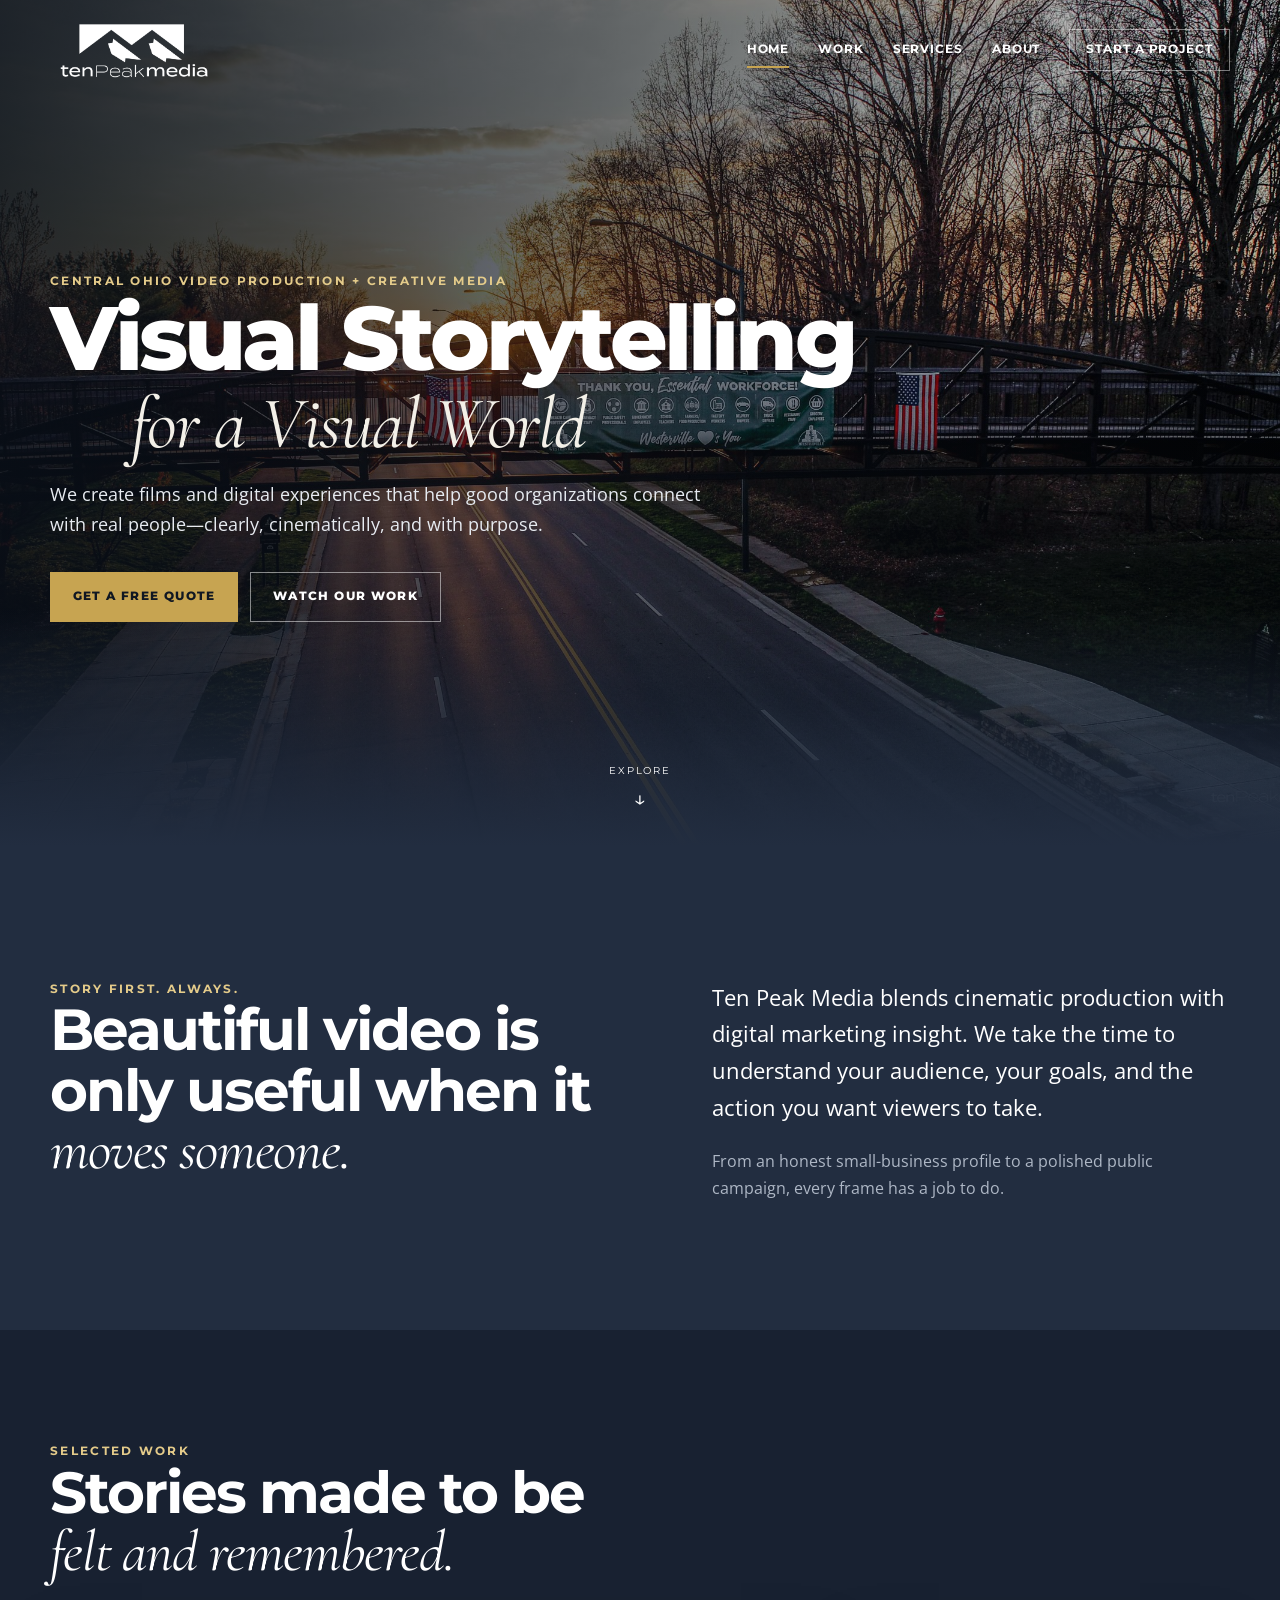
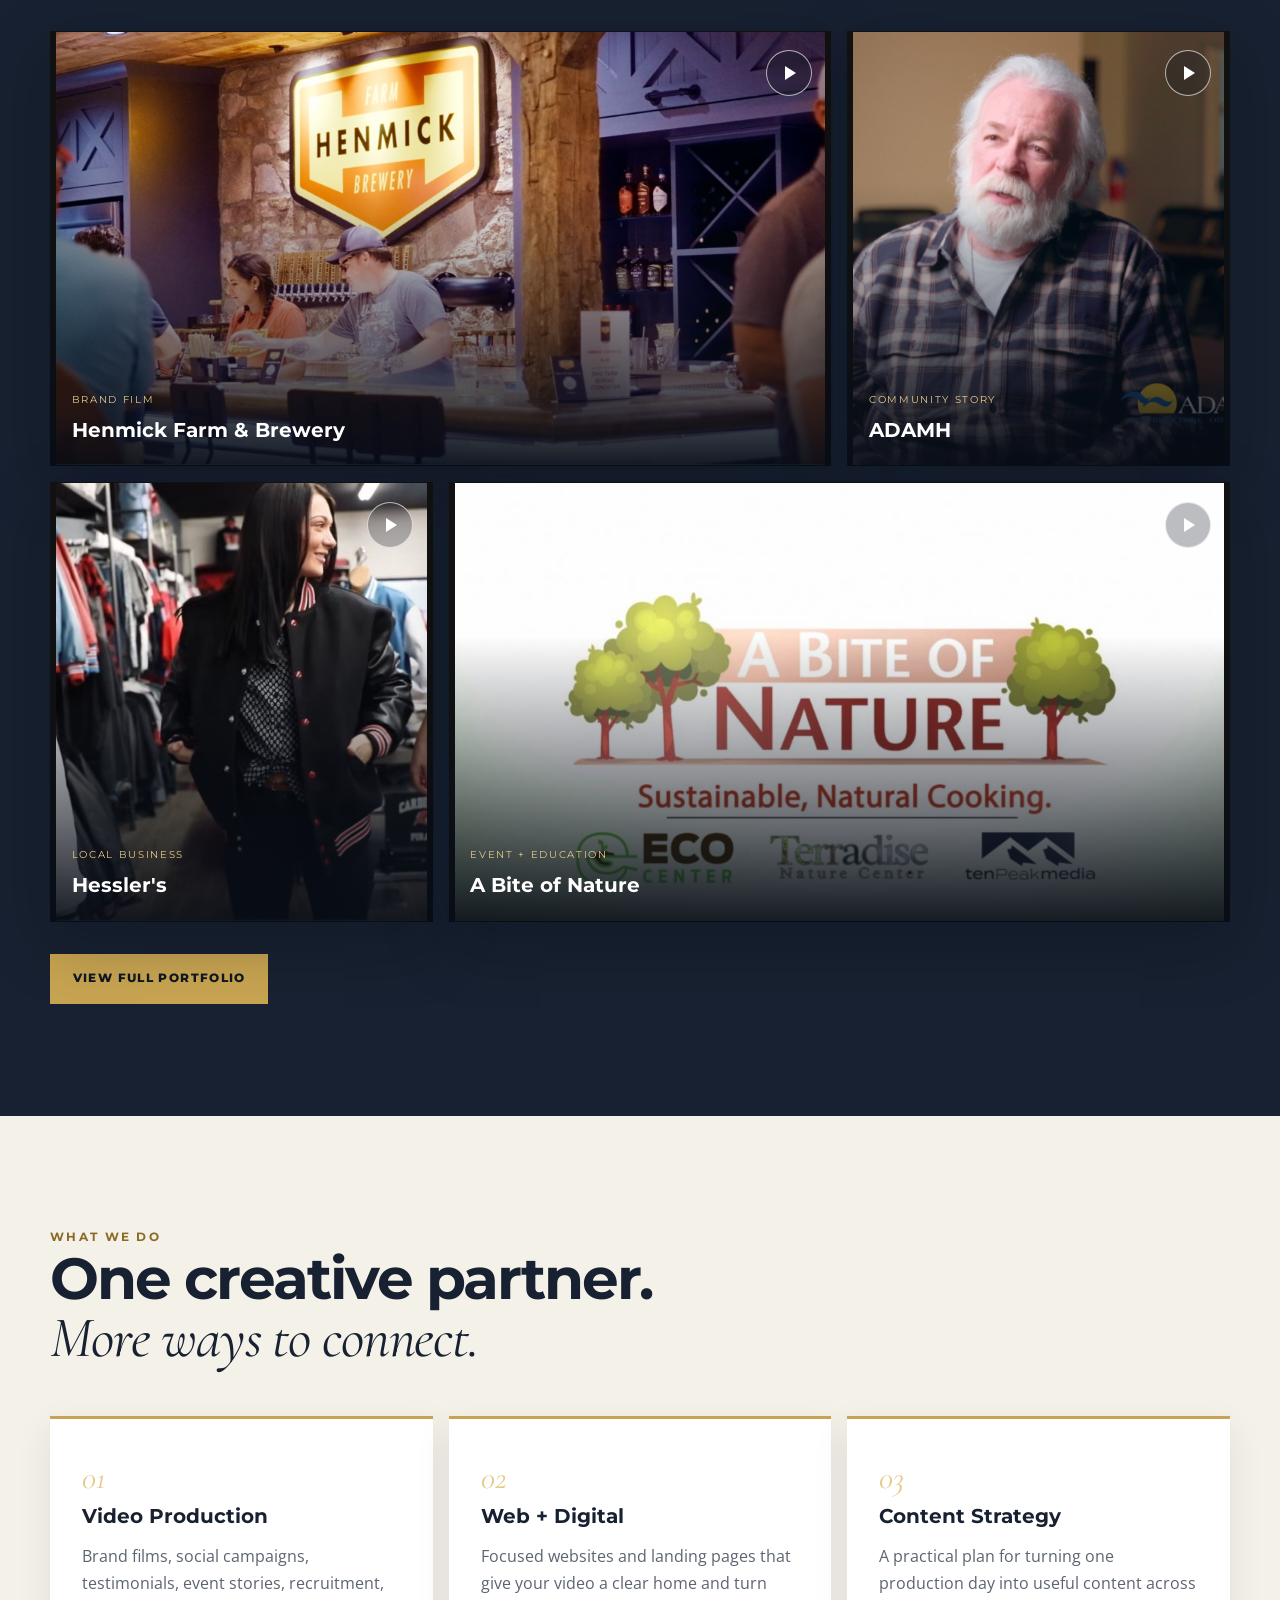
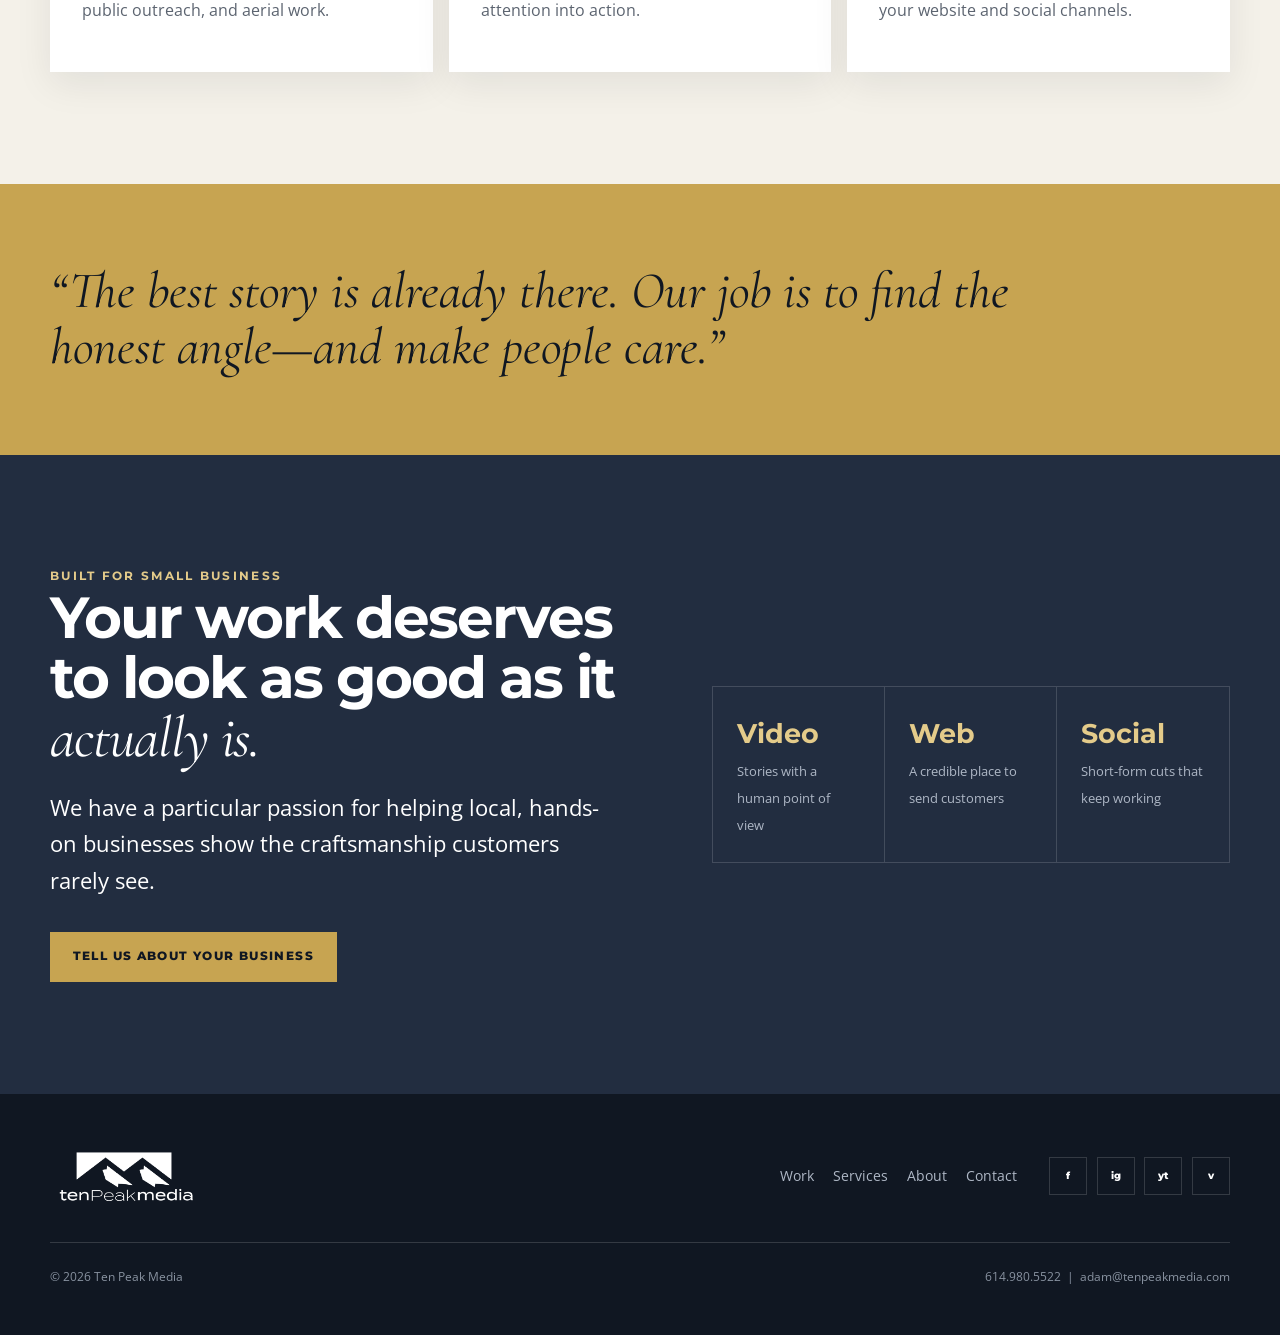
<file: index.html>
<!doctype html>
<html lang="en">
<head>
  <meta charset="utf-8">
  <meta name="viewport" content="width=device-width, initial-scale=1">
  <meta name="description" content="Ten Peak Media creates cinematic video, social content, and websites for Central Ohio organizations and small businesses.">
  <title>Ten Peak Media | Visual Storytelling in Central Ohio</title>
  <link rel="icon" href="assets/images/favicon.png">
  <link rel="preconnect" href="https://fonts.googleapis.com">
  <link rel="preconnect" href="https://fonts.gstatic.com" crossorigin>
  <link href="https://fonts.googleapis.com/css2?family=Cormorant+Garamond:ital,wght@1,500;1,600&family=Montserrat:wght@600;700;800&family=Open+Sans:wght@400;600;700&display=swap" rel="stylesheet">
  <link rel="stylesheet" href="assets/css/style.css">
</head>
<body>
  <a class="skip-link" href="#main">Skip to content</a>
  <header class="site-header">
    <div class="container header-inner">
      <a class="brand" href="index.html" aria-label="Ten Peak Media home"><img src="assets/images/logo.png" alt="Ten Peak Media"></a>
      <button class="menu-toggle" type="button" aria-expanded="false" aria-label="Open menu"><span></span><span></span><span></span></button>
      <nav class="nav" aria-label="Main navigation">
        <a href="index.html" aria-current="page">Home</a>
        <a href="portfolio.html">Work</a>
        <a href="services.html">Services</a>
        <a href="about.html">About</a>
        <a class="nav-cta" href="contact.html">Start a Project</a>
      </nav>
    </div>
  </header>

  <main id="main">
    <section class="hero hero--home">
      <div class="container hero-content">
        <div class="eyebrow">Central Ohio Video Production + Creative Media</div>
        <h1>Visual Storytelling <span class="script">for a Visual World</span></h1>
        <p>We create films and digital experiences that help good organizations connect with real people—clearly, cinematically, and with purpose.</p>
        <div class="btn-row"><a class="btn" href="contact.html">Get a Free Quote</a><a class="btn btn--ghost" href="portfolio.html">Watch Our Work</a></div>
      </div>
      <a class="scroll-cue" href="#intro">Explore</a>
    </section>

    <section class="section" id="intro">
      <div class="container intro-grid reveal">
        <div>
          <div class="eyebrow">Story first. Always.</div>
          <h2>Beautiful video is only useful when it <span class="script">moves someone.</span></h2>
        </div>
        <div>
          <p class="lead">Ten Peak Media blends cinematic production with digital marketing insight. We take the time to understand your audience, your goals, and the action you want viewers to take.</p>
          <p class="muted">From an honest small-business profile to a polished public campaign, every frame has a job to do.</p>
        </div>
      </div>
    </section>

    <section class="section section--dark">
      <div class="container">
        <div class="reveal"><div class="eyebrow">Selected work</div><h2>Stories made to be <span class="script">felt and remembered.</span></h2></div>
        <div class="work-grid">
          <button class="work-card work-card--wide reveal" data-vimeo="739482300" data-title="Henmick Farm & Brewery"><img src="assets/images/henmick.png" alt="Henmick Farm and Brewery video"><span class="play" aria-hidden="true"></span><span class="work-meta"><small>Brand Film</small><strong>Henmick Farm & Brewery</strong></span></button>
          <button class="work-card reveal" data-vimeo="1177964370" data-title="ADAMH Community Story"><img src="assets/images/adamh.png" alt="ADAMH community story"><span class="play" aria-hidden="true"></span><span class="work-meta"><small>Community Story</small><strong>ADAMH</strong></span></button>
          <button class="work-card reveal" data-vimeo="471242614" data-title="Hessler's Screen Printing"><img src="assets/images/hesslers.jpg" alt="Hessler's Screen Printing video"><span class="play" aria-hidden="true"></span><span class="work-meta"><small>Local Business</small><strong>Hessler's</strong></span></button>
          <button class="work-card work-card--wide reveal" data-vimeo="594636166" data-title="A Bite of Nature"><img src="assets/images/nature.jpg" alt="A Bite of Nature video"><span class="play" aria-hidden="true"></span><span class="work-meta"><small>Event + Education</small><strong>A Bite of Nature</strong></span></button>
        </div>
        <div class="btn-row"><a class="btn" href="portfolio.html">View Full Portfolio</a></div>
      </div>
    </section>

    <section class="section section--paper">
      <div class="container">
        <div class="reveal"><div class="eyebrow">What we do</div><h2>One creative partner. <span class="script">More ways to connect.</span></h2></div>
        <div class="service-grid">
          <article class="service-card reveal"><span class="number">01</span><h3>Video Production</h3><p>Brand films, social campaigns, testimonials, event stories, recruitment, public outreach, and aerial work.</p></article>
          <article class="service-card reveal"><span class="number">02</span><h3>Web + Digital</h3><p>Focused websites and landing pages that give your video a clear home and turn attention into action.</p></article>
          <article class="service-card reveal"><span class="number">03</span><h3>Content Strategy</h3><p>A practical plan for turning one production day into useful content across your website and social channels.</p></article>
        </div>
      </div>
    </section>

    <section class="quote-band"><div class="container"><blockquote>“The best story is already there. Our job is to find the honest angle—and make people care.”</blockquote></div></section>

    <section class="section">
      <div class="container split reveal">
        <div><div class="eyebrow">Built for small business</div><h2>Your work deserves to look as good as it <span class="script">actually is.</span></h2><p class="lead">We have a particular passion for helping local, hands-on businesses show the craftsmanship customers rarely see.</p><div class="btn-row"><a class="btn" href="contact.html">Tell Us About Your Business</a></div></div>
        <div class="stats"><div class="stat"><strong>Video</strong><span>Stories with a human point of view</span></div><div class="stat"><strong>Web</strong><span>A credible place to send customers</span></div><div class="stat"><strong>Social</strong><span>Short-form cuts that keep working</span></div></div>
      </div>
    </section>
  </main>

  <footer class="site-footer">
    <div class="container"><div class="footer-top"><img class="footer-brand" src="assets/images/logo.png" alt="Ten Peak Media"><div class="footer-links"><a href="portfolio.html">Work</a><a href="services.html">Services</a><a href="about.html">About</a><a href="contact.html">Contact</a></div><div class="socials"><a href="https://www.facebook.com/TenPeakMedia" aria-label="Facebook">f</a><a href="https://www.instagram.com/tenpeakmedia/" aria-label="Instagram">ig</a><a href="https://www.youtube.com/channel/UCcM2OhE30b6K9aVcACZ6ZxA/" aria-label="YouTube">yt</a><a href="https://vimeo.com/user113154802" aria-label="Vimeo">v</a></div></div><div class="footer-bottom"><span>© <span data-year></span> Ten Peak Media</span><span>614.980.5522 &nbsp;|&nbsp; adam@tenpeakmedia.com</span></div></div>
  </footer>

  <div class="lightbox" role="dialog" aria-modal="true" aria-hidden="true" aria-label="Video player"><div class="lightbox-inner"><button class="lightbox-close" type="button" aria-label="Close video">×</button><div class="lightbox-frame"><iframe title="Ten Peak Media video" allow="autoplay; fullscreen; picture-in-picture" allowfullscreen></iframe></div><div class="lightbox-title"></div></div></div>
  <script src="assets/js/app.js"></script>
</body>
</html>
</file>
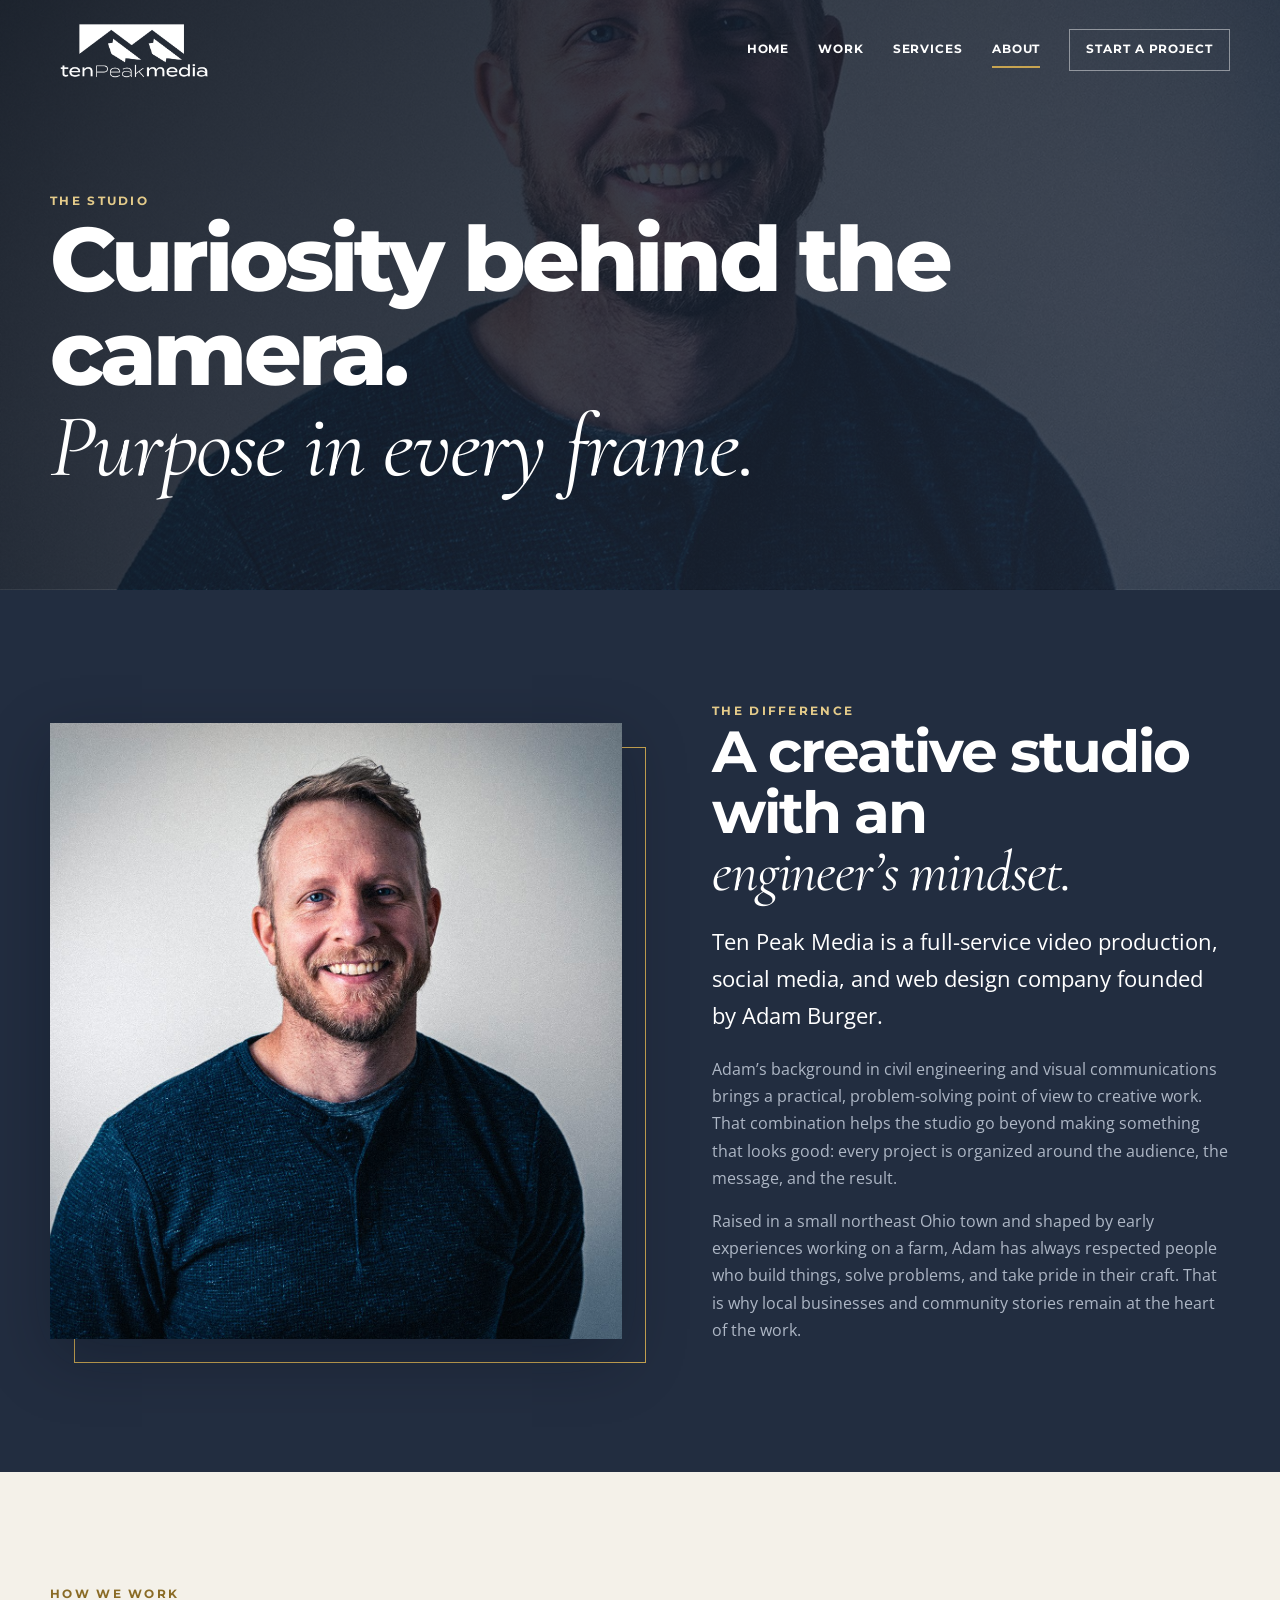
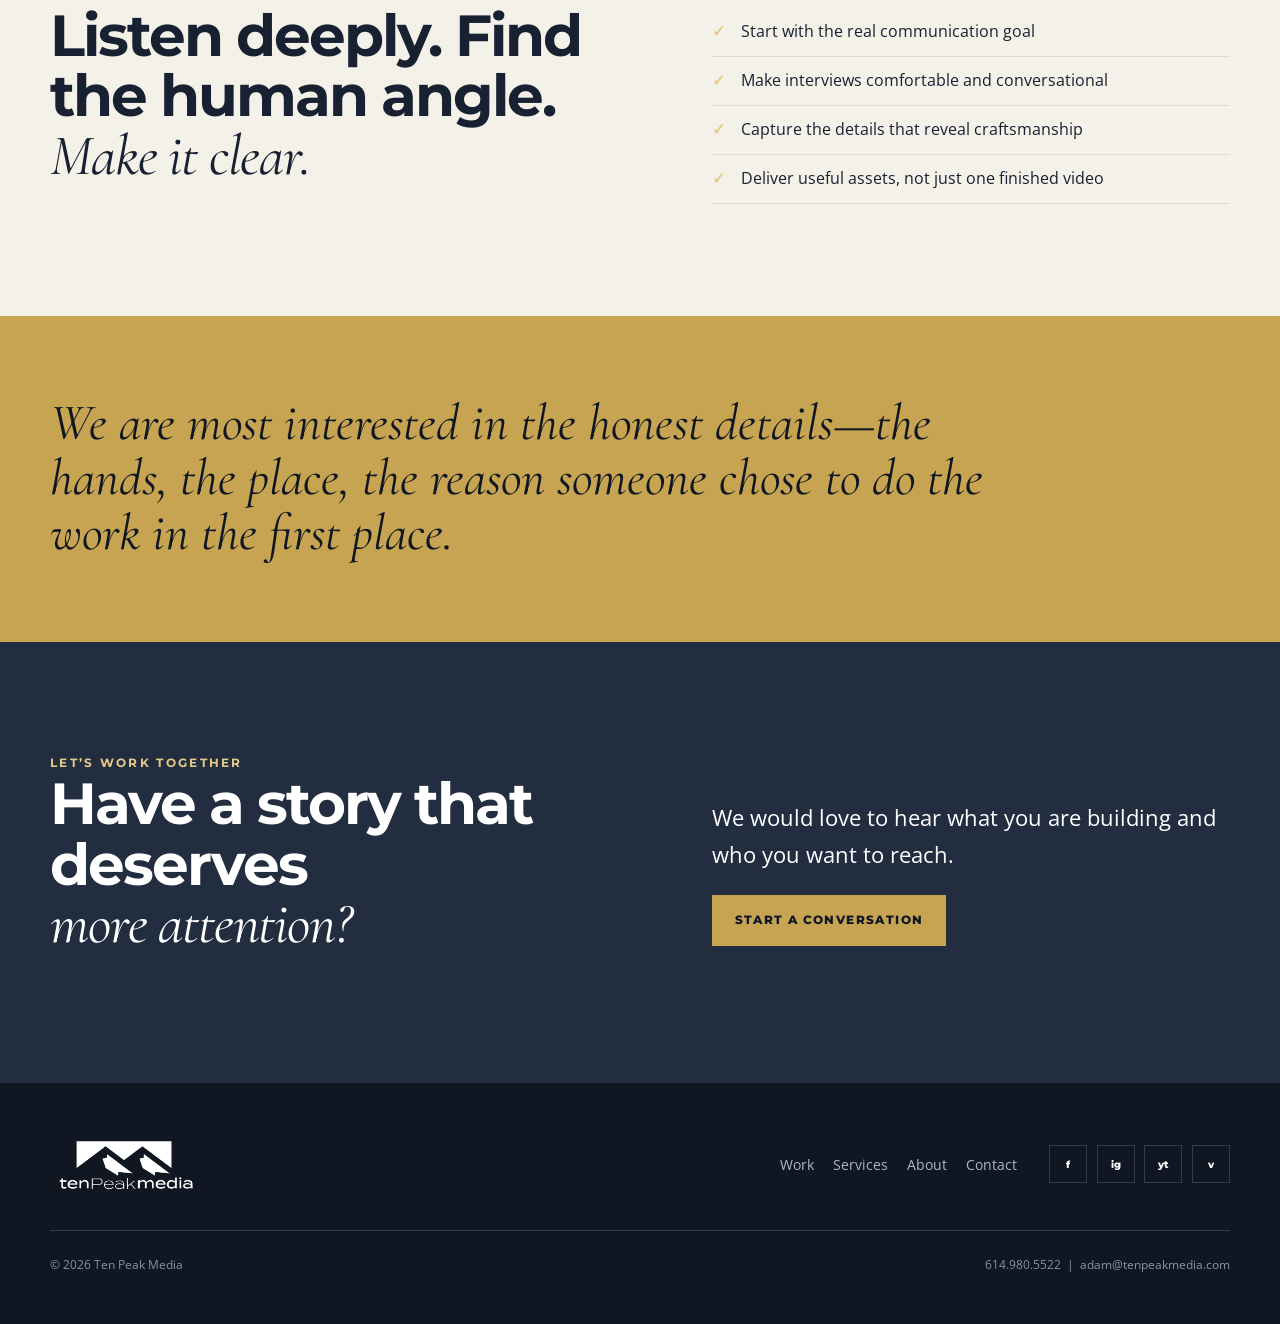
<file: about.html>
<!doctype html><html lang="en"><head><meta charset="utf-8"><meta name="viewport" content="width=device-width, initial-scale=1"><meta name="description" content="Meet Ten Peak Media founder Adam Burger and learn about the studio's approach to visual storytelling."><title>About | Ten Peak Media</title><link rel="icon" href="assets/images/favicon.png"><link rel="preconnect" href="https://fonts.googleapis.com"><link rel="preconnect" href="https://fonts.gstatic.com" crossorigin><link href="https://fonts.googleapis.com/css2?family=Cormorant+Garamond:ital,wght@1,500;1,600&family=Montserrat:wght@600;700;800&family=Open+Sans:wght@400;600;700&display=swap" rel="stylesheet"><link rel="stylesheet" href="assets/css/style.css"></head><body><a class="skip-link" href="#main">Skip to content</a>
<header class="site-header"><div class="container header-inner"><a class="brand" href="index.html"><img src="assets/images/logo.png" alt="Ten Peak Media"></a><button class="menu-toggle" type="button" aria-expanded="false" aria-label="Open menu"><span></span><span></span><span></span></button><nav class="nav"><a href="index.html">Home</a><a href="portfolio.html">Work</a><a href="services.html">Services</a><a href="about.html" aria-current="page">About</a><a class="nav-cta" href="contact.html">Start a Project</a></nav></div></header>
<main id="main"><section class="page-hero page-hero--about"><div class="container"><div class="eyebrow">The studio</div><h1>Curiosity behind the camera. <span class="script">Purpose in every frame.</span></h1></div></section>
<section class="section"><div class="container split"><div class="story-image reveal"><img src="assets/images/adam.jpg" alt="Adam Burger, founder of Ten Peak Media"></div><div class="reveal"><div class="eyebrow">The difference</div><h2>A creative studio with an <span class="script">engineer’s mindset.</span></h2><p class="lead">Ten Peak Media is a full-service video production, social media, and web design company founded by Adam Burger.</p><p class="muted">Adam’s background in civil engineering and visual communications brings a practical, problem-solving point of view to creative work. That combination helps the studio go beyond making something that looks good: every project is organized around the audience, the message, and the result.</p><p class="muted">Raised in a small northeast Ohio town and shaped by early experiences working on a farm, Adam has always respected people who build things, solve problems, and take pride in their craft. That is why local businesses and community stories remain at the heart of the work.</p></div></div></section>
<section class="section section--paper"><div class="container intro-grid"><div><div class="eyebrow">How we work</div><h2>Listen deeply. Find the human angle. <span class="script">Make it clear.</span></h2></div><ul class="check-list"><li>Start with the real communication goal</li><li>Make interviews comfortable and conversational</li><li>Capture the details that reveal craftsmanship</li><li>Deliver useful assets, not just one finished video</li></ul></div></section>
<section class="quote-band"><div class="container"><blockquote>We are most interested in the honest details—the hands, the place, the reason someone chose to do the work in the first place.</blockquote></div></section>
<section class="section"><div class="container split"><div><div class="eyebrow">Let’s work together</div><h2>Have a story that deserves <span class="script">more attention?</span></h2></div><div><p class="lead">We would love to hear what you are building and who you want to reach.</p><a class="btn" href="contact.html">Start a Conversation</a></div></div></section></main>
<footer class="site-footer"><div class="container"><div class="footer-top"><img class="footer-brand" src="assets/images/logo.png" alt="Ten Peak Media"><div class="footer-links"><a href="portfolio.html">Work</a><a href="services.html">Services</a><a href="about.html">About</a><a href="contact.html">Contact</a></div><div class="socials"><a href="https://www.facebook.com/TenPeakMedia">f</a><a href="https://www.instagram.com/tenpeakmedia/">ig</a><a href="https://www.youtube.com/channel/UCcM2OhE30b6K9aVcACZ6ZxA/">yt</a><a href="https://vimeo.com/user113154802">v</a></div></div><div class="footer-bottom"><span>© <span data-year></span> Ten Peak Media</span><span>614.980.5522 &nbsp;|&nbsp; adam@tenpeakmedia.com</span></div></div></footer><script src="assets/js/app.js"></script></body></html>
</file>
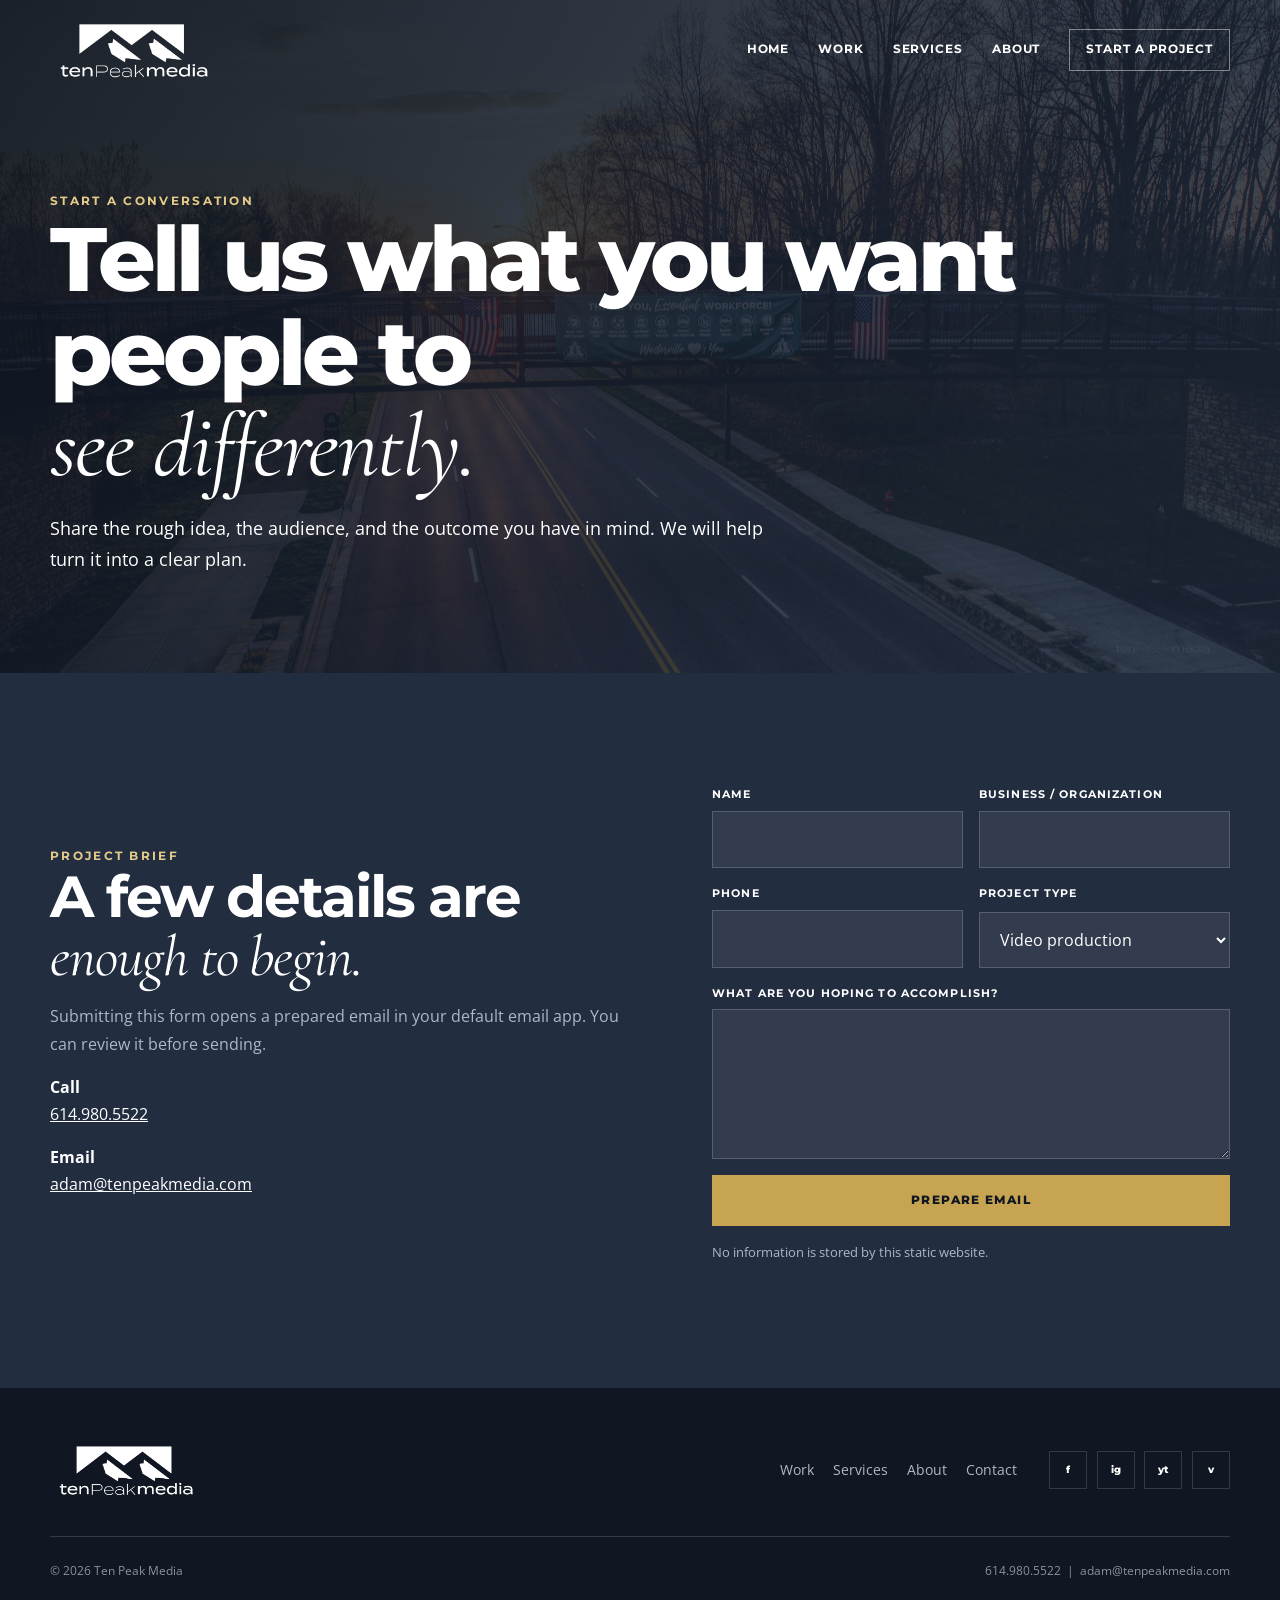
<file: contact.html>
<!doctype html><html lang="en"><head><meta charset="utf-8"><meta name="viewport" content="width=device-width, initial-scale=1"><meta name="description" content="Start a video, website, or visual storytelling project with Ten Peak Media."><title>Contact | Ten Peak Media</title><link rel="icon" href="assets/images/favicon.png"><link rel="preconnect" href="https://fonts.googleapis.com"><link rel="preconnect" href="https://fonts.gstatic.com" crossorigin><link href="https://fonts.googleapis.com/css2?family=Cormorant+Garamond:ital,wght@1,500;1,600&family=Montserrat:wght@600;700;800&family=Open+Sans:wght@400;600;700&display=swap" rel="stylesheet"><link rel="stylesheet" href="assets/css/style.css"></head><body><a class="skip-link" href="#main">Skip to content</a>
<header class="site-header"><div class="container header-inner"><a class="brand" href="index.html"><img src="assets/images/logo.png" alt="Ten Peak Media"></a><button class="menu-toggle" type="button" aria-expanded="false" aria-label="Open menu"><span></span><span></span><span></span></button><nav class="nav"><a href="index.html">Home</a><a href="portfolio.html">Work</a><a href="services.html">Services</a><a href="about.html">About</a><a class="nav-cta" href="contact.html" aria-current="page">Start a Project</a></nav></div></header>
<main id="main"><section class="page-hero page-hero--contact"><div class="container"><div class="eyebrow">Start a conversation</div><h1>Tell us what you want people to <span class="script">see differently.</span></h1><p>Share the rough idea, the audience, and the outcome you have in mind. We will help turn it into a clear plan.</p></div></section>
<section class="section"><div class="container split"><div><div class="eyebrow">Project brief</div><h2>A few details are <span class="script">enough to begin.</span></h2><p class="muted">Submitting this form opens a prepared email in your default email app. You can review it before sending.</p><p><strong>Call</strong><br><a href="tel:+16149805522">614.980.5522</a></p><p><strong>Email</strong><br><a href="mailto:adam@tenpeakmedia.com">adam@tenpeakmedia.com</a></p></div><form data-mail-form><div class="form-grid"><div class="field"><label for="name">Name</label><input id="name" name="name" autocomplete="name" required></div><div class="field"><label for="business">Business / Organization</label><input id="business" name="business" autocomplete="organization"></div><div class="field"><label for="phone">Phone</label><input id="phone" name="phone" type="tel" autocomplete="tel"></div><div class="field"><label for="project">Project type</label><select id="project" name="project"><option>Video production</option><option>Contractor content</option><option>Website</option><option>Video + website</option><option>Not sure yet</option></select></div><div class="field field--full"><label for="message">What are you hoping to accomplish?</label><textarea id="message" name="message" required></textarea></div><div class="field field--full"><button class="btn" type="submit">Prepare Email</button></div></div><p class="form-note">No information is stored by this static website.</p></form></div></section></main>
<footer class="site-footer"><div class="container"><div class="footer-top"><img class="footer-brand" src="assets/images/logo.png" alt="Ten Peak Media"><div class="footer-links"><a href="portfolio.html">Work</a><a href="services.html">Services</a><a href="about.html">About</a><a href="contact.html">Contact</a></div><div class="socials"><a href="https://www.facebook.com/TenPeakMedia">f</a><a href="https://www.instagram.com/tenpeakmedia/">ig</a><a href="https://www.youtube.com/channel/UCcM2OhE30b6K9aVcACZ6ZxA/">yt</a><a href="https://vimeo.com/user113154802">v</a></div></div><div class="footer-bottom"><span>© <span data-year></span> Ten Peak Media</span><span>614.980.5522 &nbsp;|&nbsp; adam@tenpeakmedia.com</span></div></div></footer><script src="assets/js/app.js"></script></body></html>
</file>
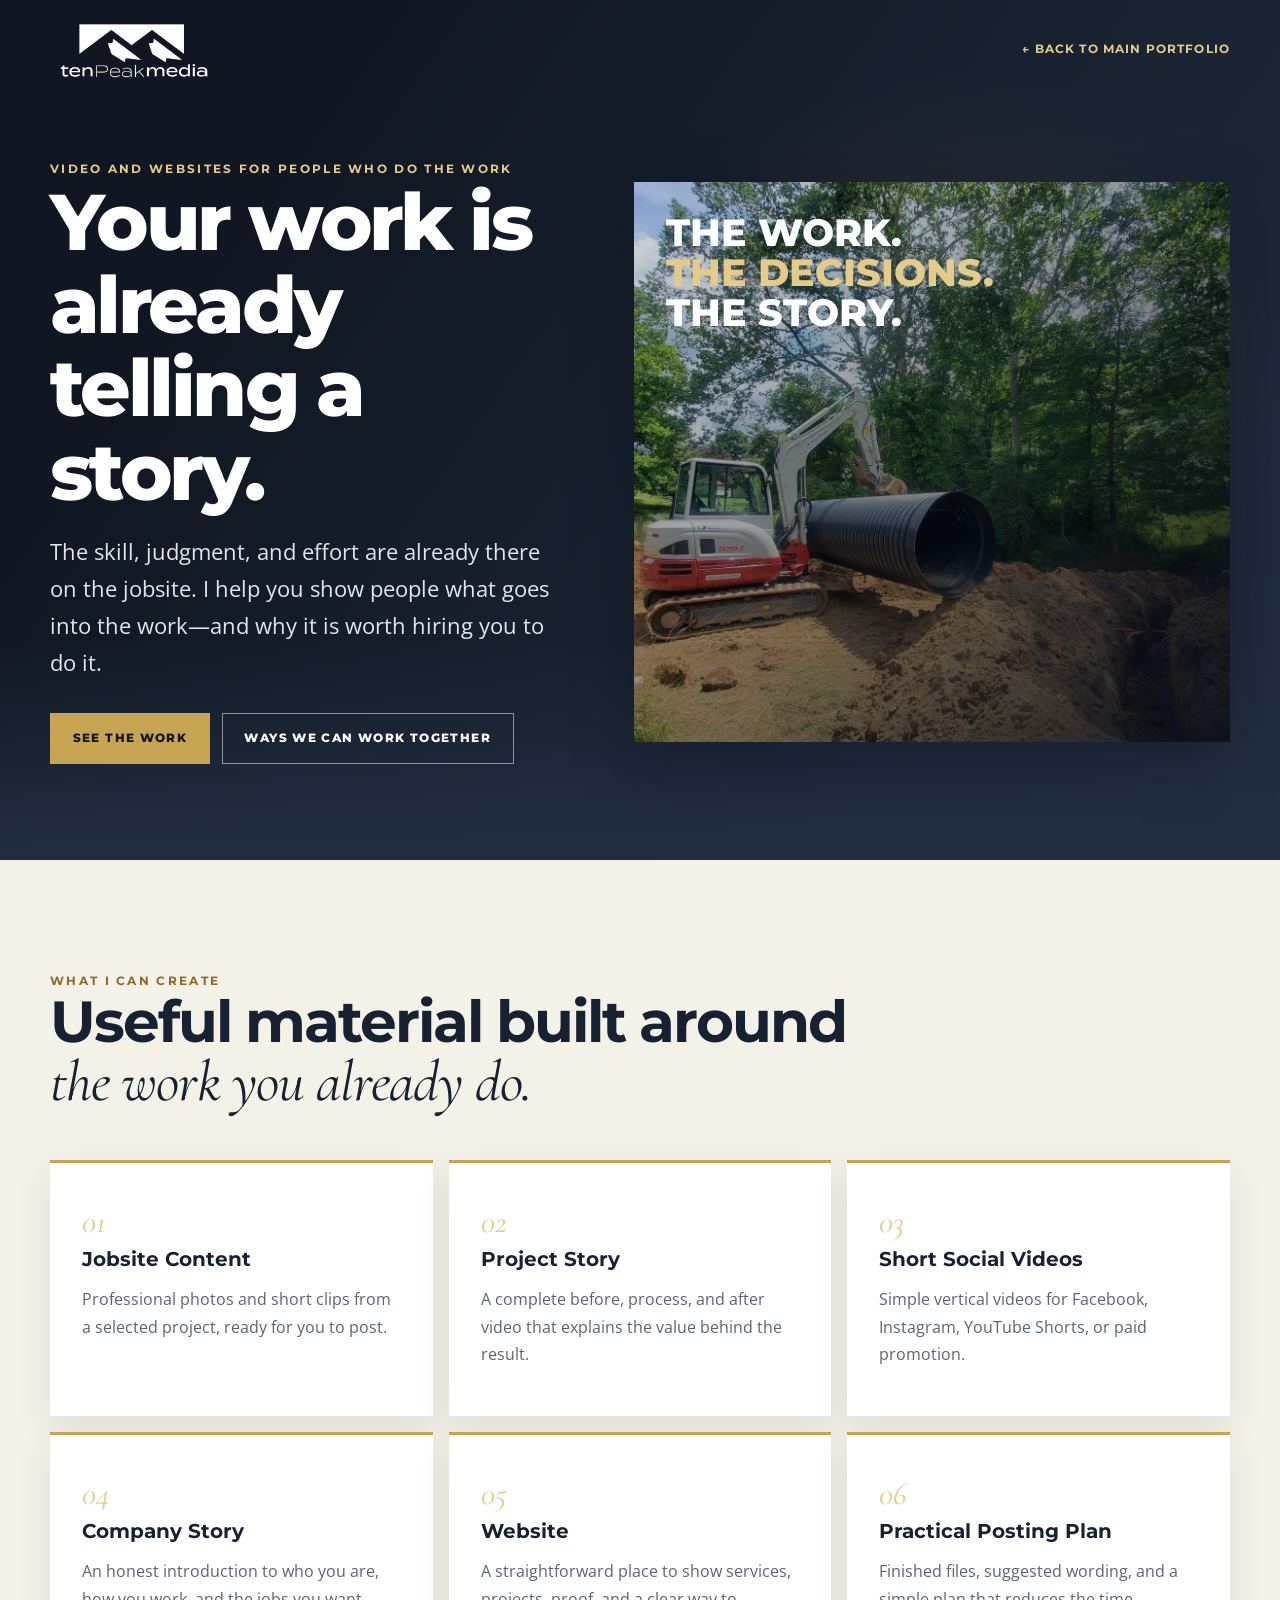
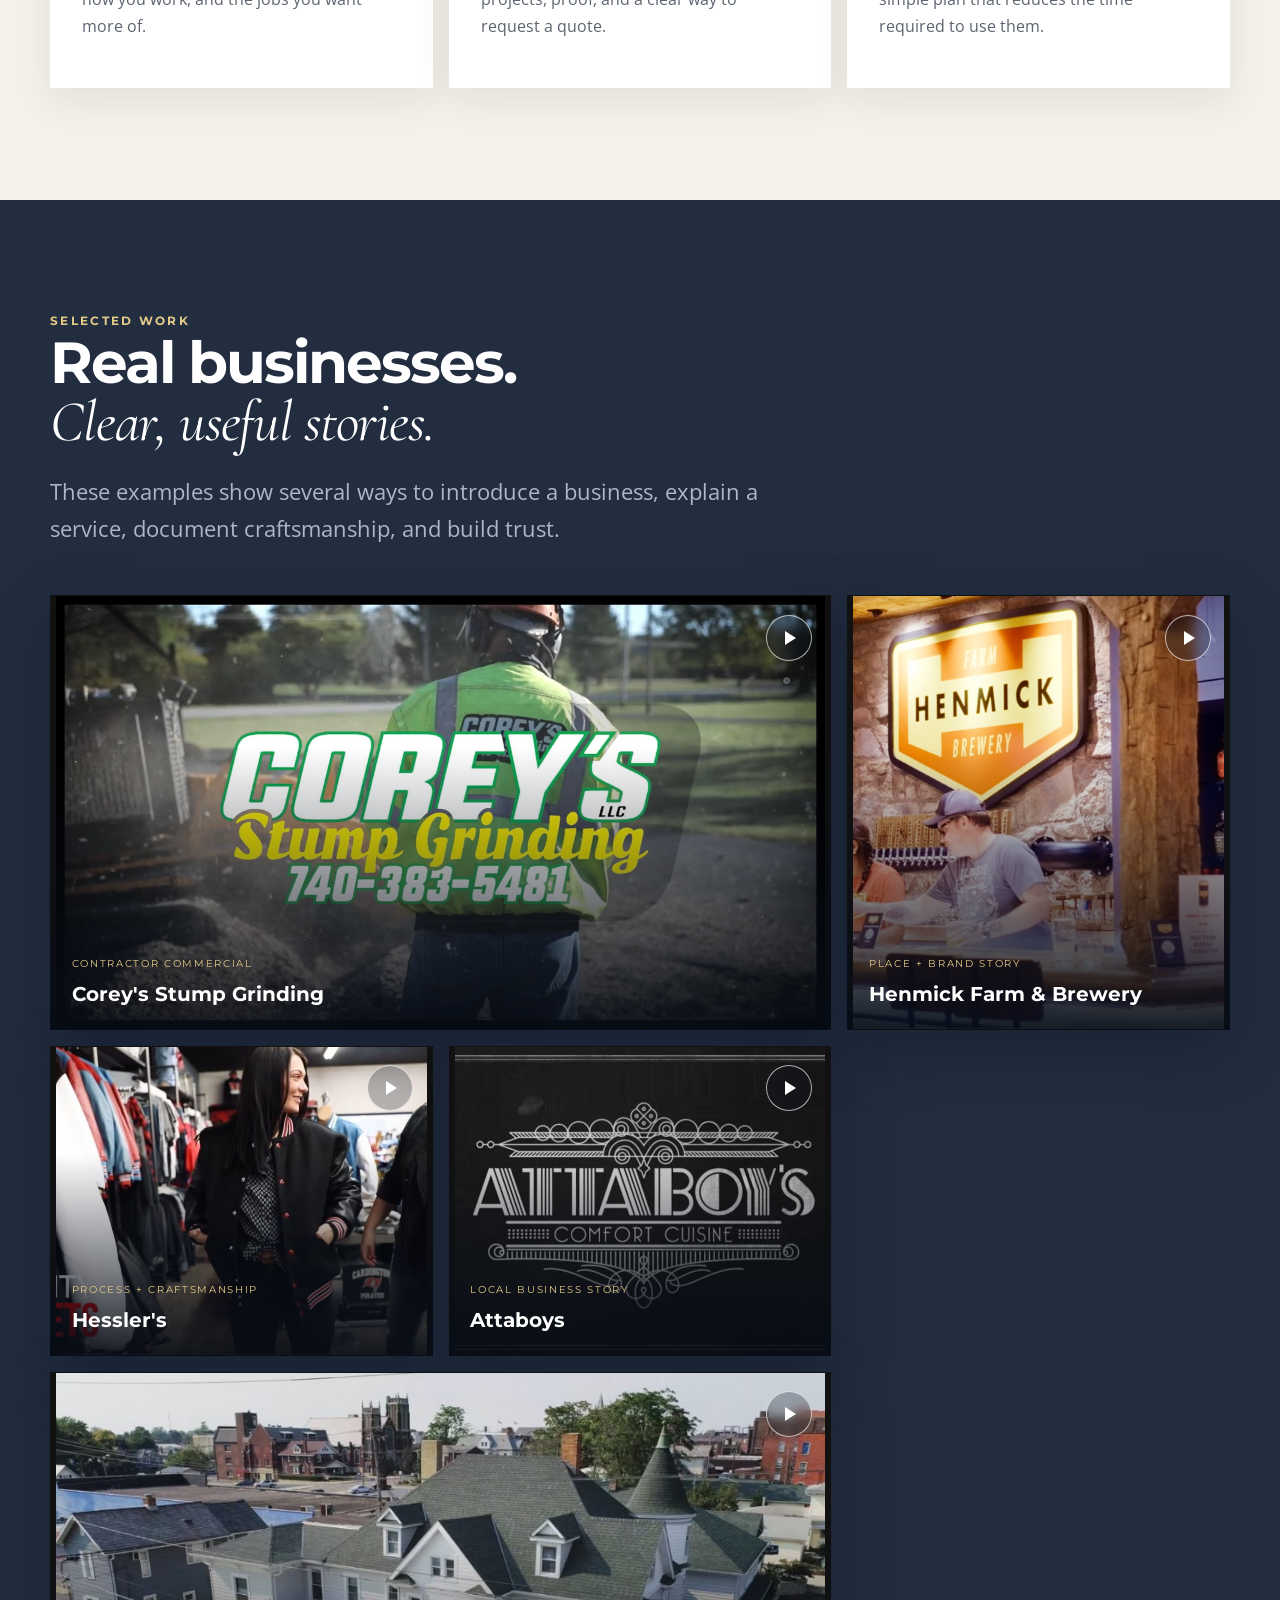
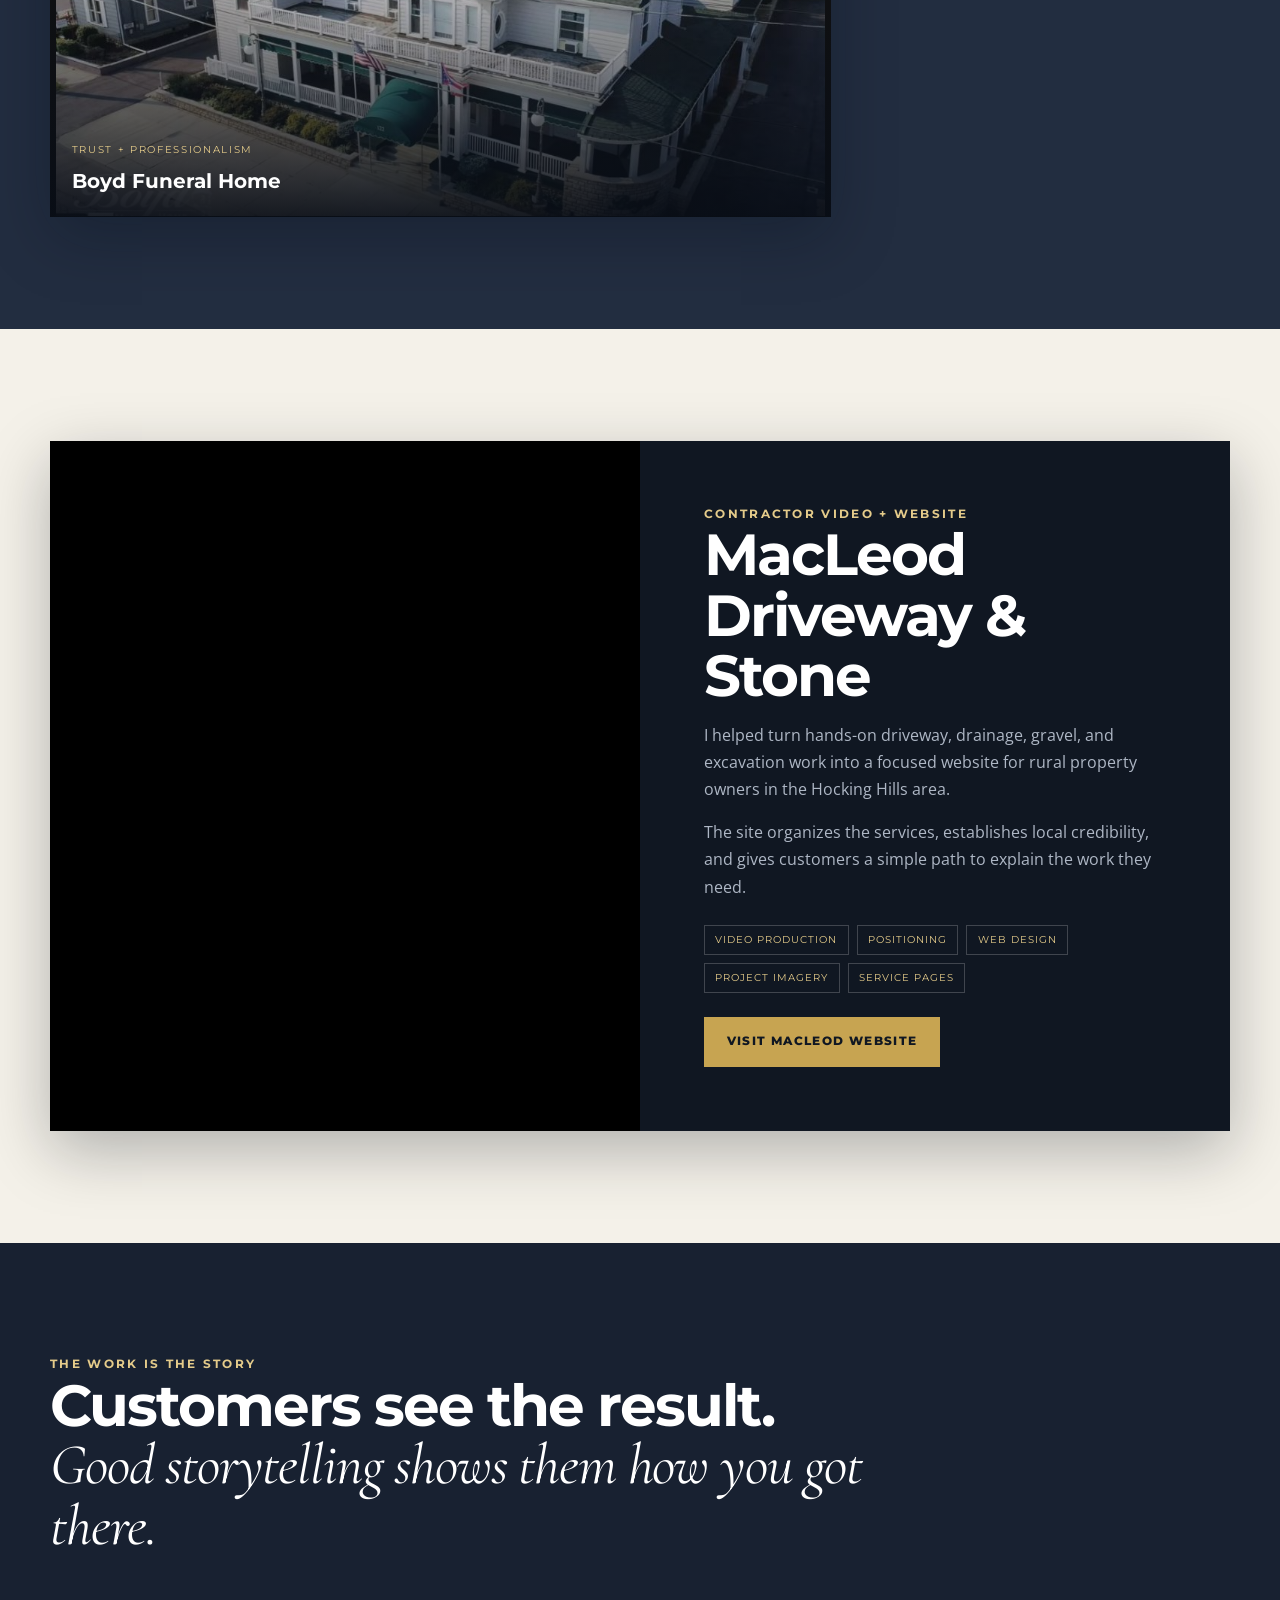
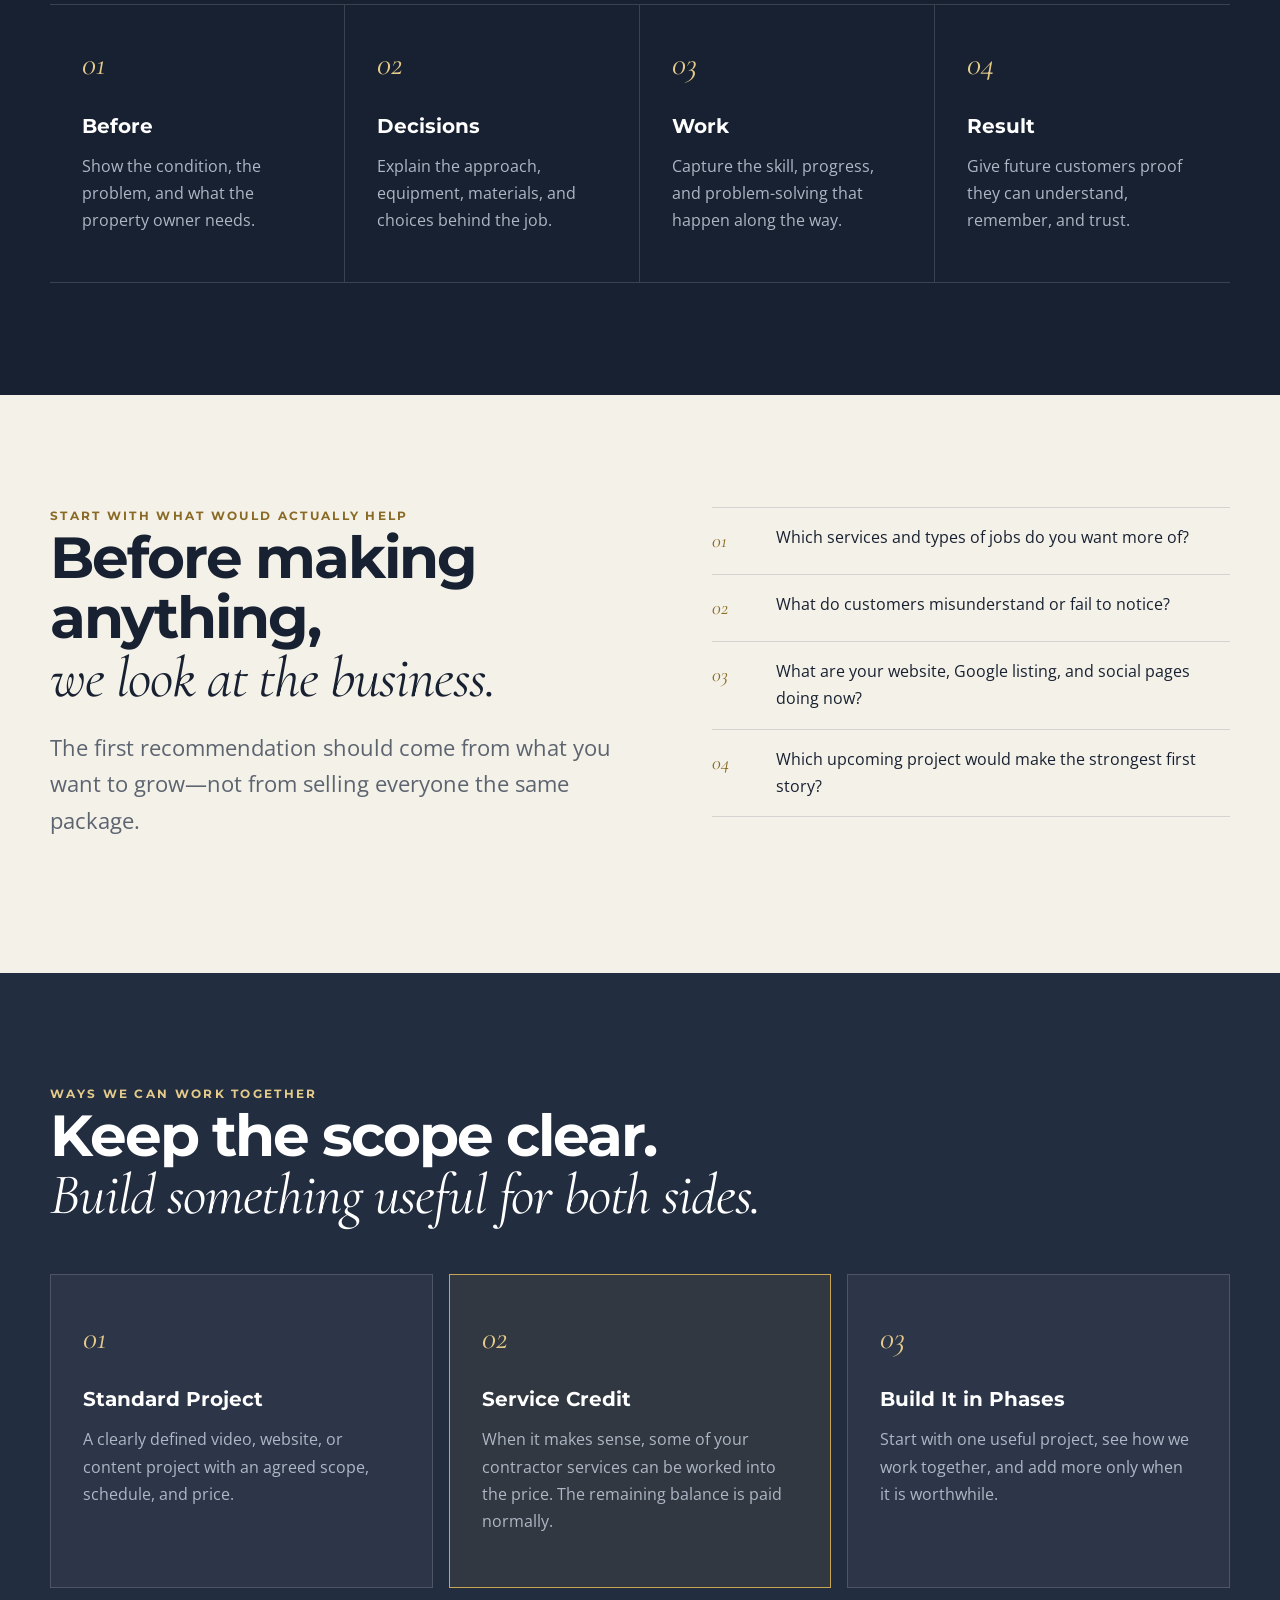
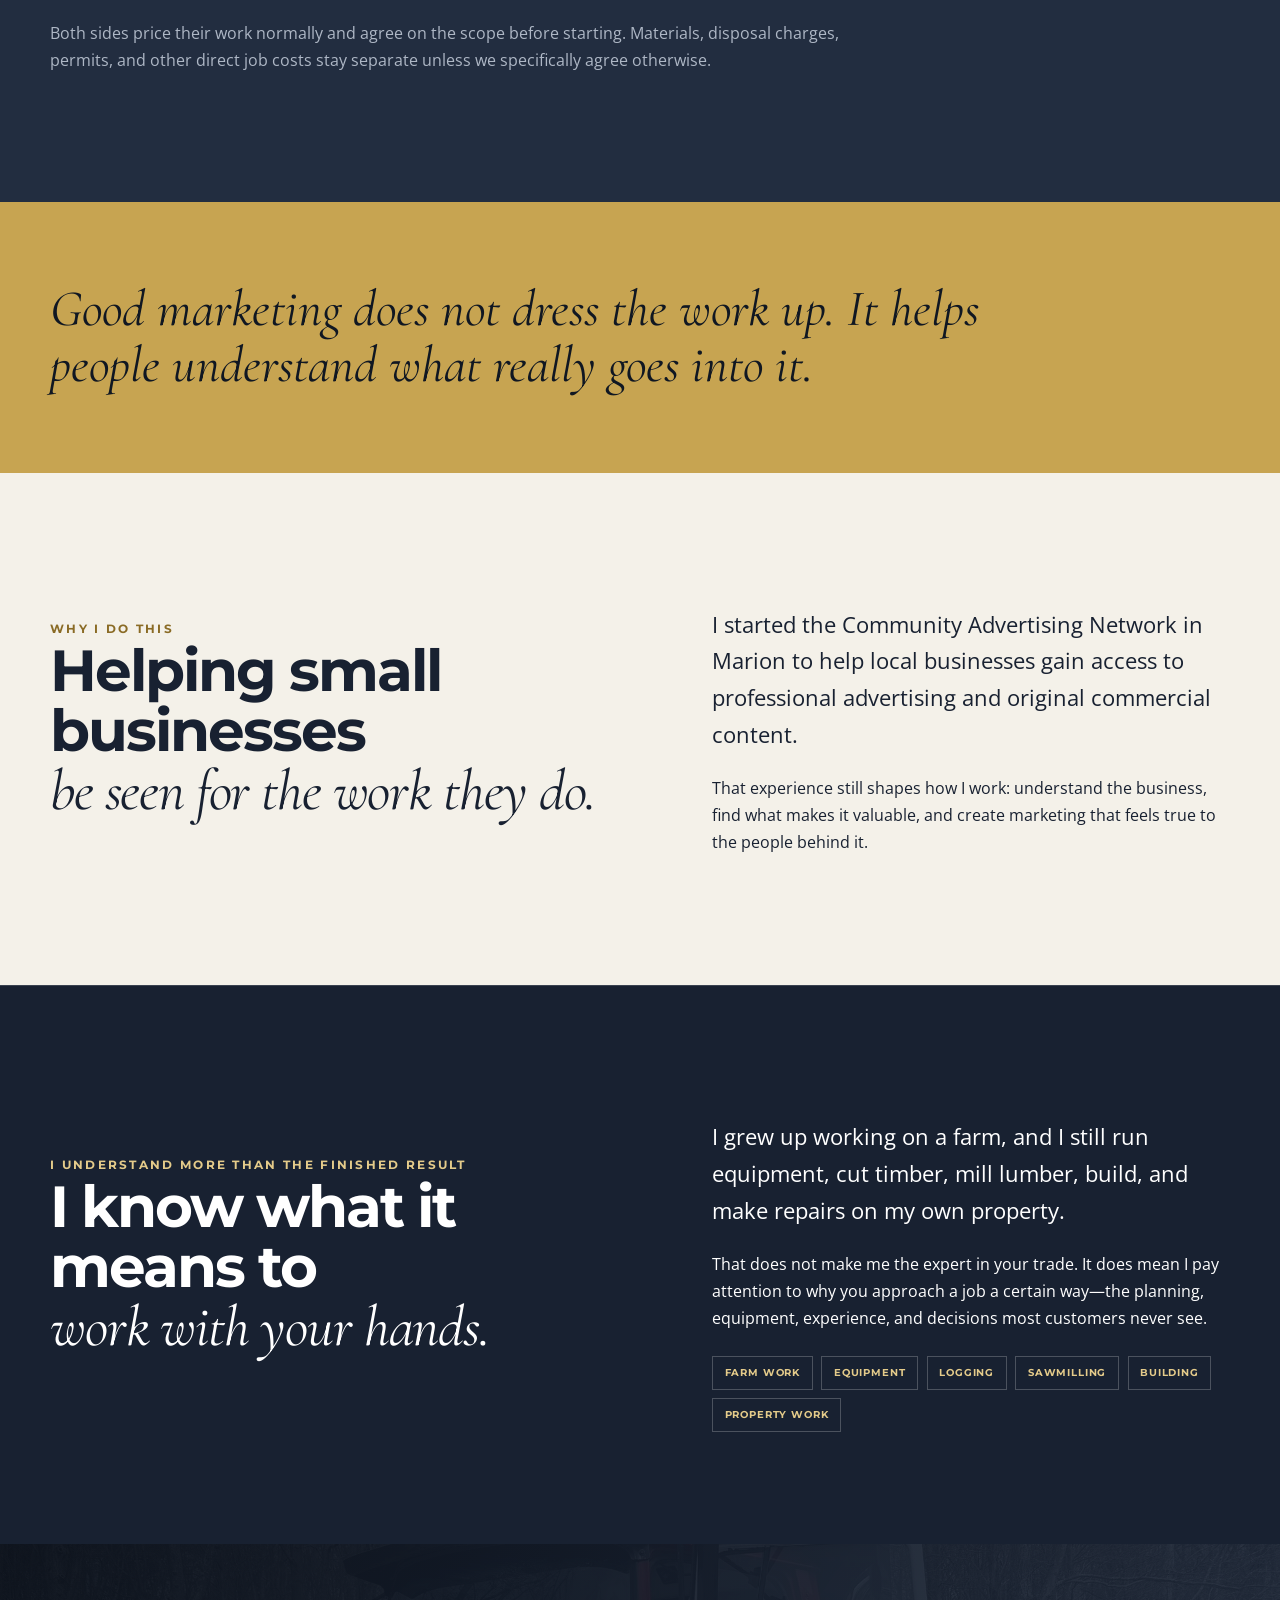
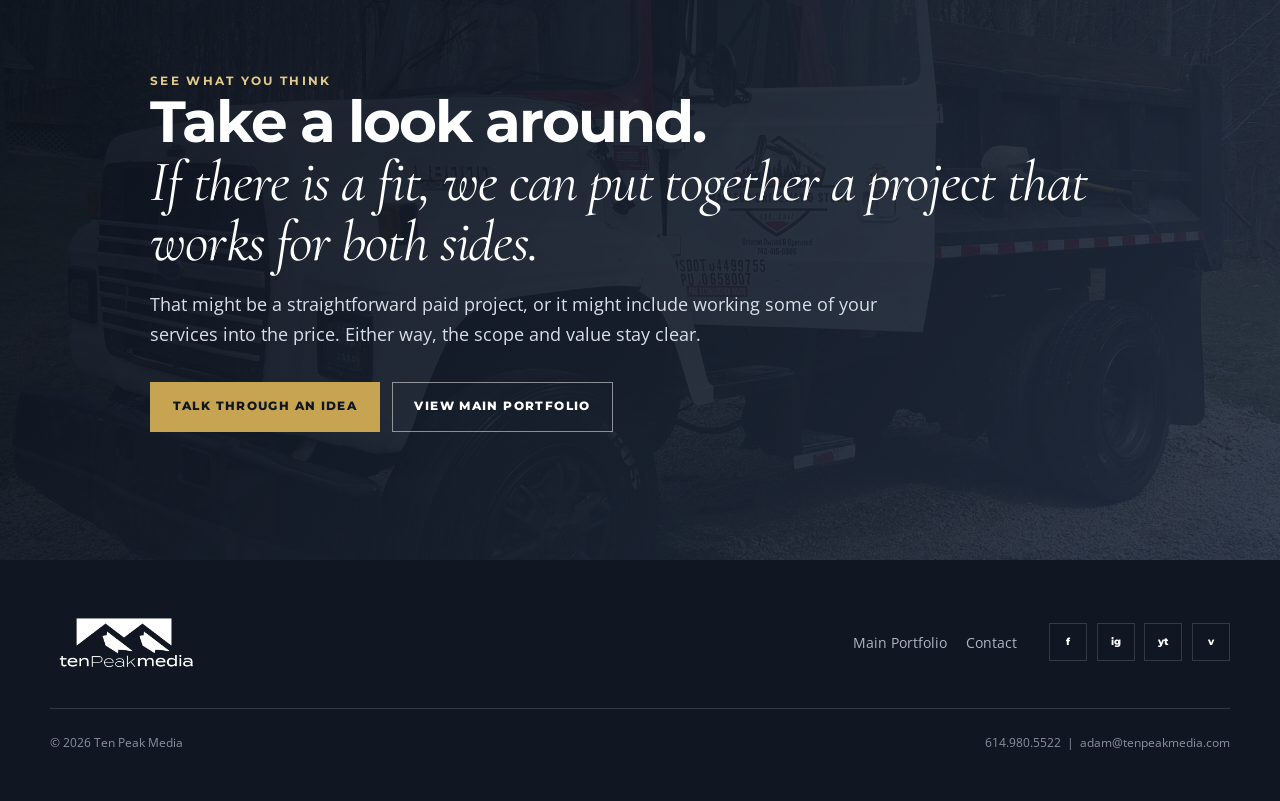
<file: contractors.html>
<!doctype html>
<html lang="en">
<head>
  <meta charset="utf-8">
  <meta name="viewport" content="width=device-width, initial-scale=1">
  <meta name="description" content="Straightforward video, websites, and project storytelling for contractors and hands-on businesses from Ten Peak Media.">
  <meta name="robots" content="noindex, nofollow">
  <title>For Contractors | Ten Peak Media</title>
  <link rel="icon" href="assets/images/favicon.png">
  <link rel="preconnect" href="https://fonts.googleapis.com">
  <link rel="preconnect" href="https://fonts.gstatic.com" crossorigin>
  <link href="https://fonts.googleapis.com/css2?family=Cormorant+Garamond:ital,wght@1,500;1,600&family=Montserrat:wght@600;700;800&family=Open+Sans:wght@400;600;700&display=swap" rel="stylesheet">
  <link rel="stylesheet" href="assets/css/style.css?v=20261005-2">
</head>
<body class="contractor-page">
  <a class="skip-link" href="#main">Skip to content</a>

  <header class="site-header contractor-header">
    <div class="container header-inner">
      <a class="brand" href="index.html"><img src="assets/images/logo.png" alt="Ten Peak Media"></a>
      <a class="contractor-back" href="portfolio.html">← Back to Main Portfolio</a>
    </div>
  </header>

  <main id="main">
    <section class="contractor-hero">
      <div class="container contractor-hero-grid">
        <div class="contractor-hero-copy">
          <div class="eyebrow">Video and websites for people who do the work</div>
          <h1>Your work is already telling a story.</h1>
          <p class="lead">The skill, judgment, and effort are already there on the jobsite. I help you show people what goes into the work—and why it is worth hiring you to do it.</p>
          <div class="btn-row">
            <a class="btn" href="#work">See the Work</a>
            <a class="btn btn--ghost" href="#ways-to-work">Ways We Can Work Together</a>
          </div>
        </div>

        <!--
          INTRO VIDEO: When your 30–45 second Vimeo video is ready, replace the
          .contractor-intro-card below with a .work-card button like the portfolio
          examples farther down this page and set data-vimeo to the new Vimeo ID.
        -->
        <div class="contractor-intro-card" aria-label="Introduction to Ten Peak Media's contractor work">
          <img src="assets/images/excavator-pipe.jpg?v=20261005-2" alt="Excavator installing a large drainage pipe on a wooded property">
          <div class="contractor-intro-shade"></div>
          <div class="contractor-intro-words" aria-hidden="true">
            <span>The work.</span>
            <span>The decisions.</span>
            <span>The story.</span>
          </div>
        </div>
      </div>
    </section>

    <section class="section section--paper">
      <div class="container">
        <div class="eyebrow">What I can create</div>
        <h2>Useful material built around <span class="script">the work you already do.</span></h2>
        <div class="service-grid">
          <article class="service-card reveal"><span class="number">01</span><h3>Jobsite Content</h3><p>Professional photos and short clips from a selected project, ready for you to post.</p></article>
          <article class="service-card reveal"><span class="number">02</span><h3>Project Story</h3><p>A complete before, process, and after video that explains the value behind the result.</p></article>
          <article class="service-card reveal"><span class="number">03</span><h3>Short Social Videos</h3><p>Simple vertical videos for Facebook, Instagram, YouTube Shorts, or paid promotion.</p></article>
          <article class="service-card reveal"><span class="number">04</span><h3>Company Story</h3><p>An honest introduction to who you are, how you work, and the jobs you want more of.</p></article>
          <article class="service-card reveal"><span class="number">05</span><h3>Website</h3><p>A straightforward place to show services, projects, proof, and a clear way to request a quote.</p></article>
          <article class="service-card reveal"><span class="number">06</span><h3>Practical Posting Plan</h3><p>Finished files, suggested wording, and a simple plan that reduces the time required to use them.</p></article>
        </div>
      </div>
    </section>

    <section class="section" id="work">
      <div class="container">
        <div class="eyebrow">Selected work</div>
        <h2>Real businesses. <span class="script">Clear, useful stories.</span></h2>
        <p class="lead muted">These examples show several ways to introduce a business, explain a service, document craftsmanship, and build trust.</p>
        <div class="work-grid">
          <button class="work-card work-card--wide reveal" data-vimeo="471239333" data-title="Corey's Stump Grinding Commercial">
            <img src="assets/images/coreys-stump-grinding.jpg" alt="Corey's Stump Grinding commercial">
            <span class="play"></span><span class="work-meta"><small>Contractor Commercial</small><strong>Corey's Stump Grinding</strong></span>
          </button>
          <button class="work-card reveal" data-vimeo="739482300" data-title="Henmick Farm & Brewery">
            <img src="assets/images/henmick.png" alt="Henmick Farm and Brewery">
            <span class="play"></span><span class="work-meta"><small>Place + Brand Story</small><strong>Henmick Farm & Brewery</strong></span>
          </button>
          <button class="work-card reveal" data-vimeo="471242614" data-title="Hessler's Screen Printing">
            <img src="assets/images/hesslers.jpg" alt="Hessler's Screen Printing">
            <span class="play"></span><span class="work-meta"><small>Process + Craftsmanship</small><strong>Hessler's</strong></span>
          </button>
          <button class="work-card reveal" data-vimeo="471238427" data-title="Attaboys Comfort Cuisine">
            <img src="assets/images/attaboys.jpg" alt="Attaboys Comfort Cuisine">
            <span class="play"></span><span class="work-meta"><small>Local Business Story</small><strong>Attaboys</strong></span>
          </button>
          <button class="work-card work-card--wide reveal" data-vimeo="494873676" data-title="Boyd Funeral Home">
            <img src="assets/images/boyd.jpg" alt="Boyd Funeral Home">
            <span class="play"></span><span class="work-meta"><small>Trust + Professionalism</small><strong>Boyd Funeral Home</strong></span>
          </button>
        </div>
      </div>
    </section>

    <section class="section section--paper contractor-case-study-section">
      <div class="container case-study reveal">
        <div class="case-study-media">
          <div class="case-study-embed">
            <iframe src="https://player.vimeo.com/video/1232331226?title=0&amp;byline=0&amp;portrait=0&amp;color=c7a451" title="MacLeod Driveway and Stone project video" allow="autoplay; fullscreen; picture-in-picture" allowfullscreen></iframe>
          </div>
        </div>
        <div class="case-study-copy">
          <div class="eyebrow">Contractor video + website</div>
          <h2>MacLeod Driveway &amp; Stone</h2>
          <p>I helped turn hands-on driveway, drainage, gravel, and excavation work into a focused website for rural property owners in the Hocking Hills area.</p>
          <p>The site organizes the services, establishes local credibility, and gives customers a simple path to explain the work they need.</p>
          <div class="case-study-tags"><span class="tag">Video Production</span><span class="tag">Positioning</span><span class="tag">Web Design</span><span class="tag">Project Imagery</span><span class="tag">Service Pages</span></div>
          <a class="btn" href="https://www.macdriveways.com/" target="_blank" rel="noopener">Visit MacLeod Website</a>
        </div>
      </div>
    </section>

    <section class="section section--dark">
      <div class="container">
        <div class="story-heading reveal">
          <div class="eyebrow">The work is the story</div>
          <h2>Customers see the result. <span class="script">Good storytelling shows them how you got there.</span></h2>
        </div>
        <div class="story-steps">
          <article class="story-step reveal"><span>01</span><h3>Before</h3><p>Show the condition, the problem, and what the property owner needs.</p></article>
          <article class="story-step reveal"><span>02</span><h3>Decisions</h3><p>Explain the approach, equipment, materials, and choices behind the job.</p></article>
          <article class="story-step reveal"><span>03</span><h3>Work</h3><p>Capture the skill, progress, and problem-solving that happen along the way.</p></article>
          <article class="story-step reveal"><span>04</span><h3>Result</h3><p>Give future customers proof they can understand, remember, and trust.</p></article>
        </div>
      </div>
    </section>

    <section class="section section--paper audit-section">
      <div class="container split reveal">
        <div>
          <div class="eyebrow">Start with what would actually help</div>
          <h2>Before making anything, <span class="script">we look at the business.</span></h2>
          <p class="lead muted">The first recommendation should come from what you want to grow—not from selling everyone the same package.</p>
        </div>
        <div class="audit-list">
          <div><span>01</span><p>Which services and types of jobs do you want more of?</p></div>
          <div><span>02</span><p>What do customers misunderstand or fail to notice?</p></div>
          <div><span>03</span><p>What are your website, Google listing, and social pages doing now?</p></div>
          <div><span>04</span><p>Which upcoming project would make the strongest first story?</p></div>
        </div>
      </div>
    </section>

    <section class="section" id="ways-to-work">
      <div class="container">
        <div class="eyebrow">Ways we can work together</div>
        <h2>Keep the scope clear. <span class="script">Build something useful for both sides.</span></h2>
        <div class="partnership-grid">
          <article class="partnership-card reveal" data-number="01"><h3>Standard Project</h3><p>A clearly defined video, website, or content project with an agreed scope, schedule, and price.</p></article>
          <article class="partnership-card partnership-card--featured reveal" data-number="02"><h3>Service Credit</h3><p>When it makes sense, some of your contractor services can be worked into the price. The remaining balance is paid normally.</p></article>
          <article class="partnership-card reveal" data-number="03"><h3>Build It in Phases</h3><p>Start with one useful project, see how we work together, and add more only when it is worthwhile.</p></article>
        </div>
        <p class="partnership-note">Both sides price their work normally and agree on the scope before starting. Materials, disposal charges, permits, and other direct job costs stay separate unless we specifically agree otherwise.</p>
      </div>
    </section>

    <section class="quote-band"><div class="container"><blockquote>Good marketing does not dress the work up. It helps people understand what really goes into it.</blockquote></div></section>

    <section class="section section--paper">
      <div class="container split reveal">
        <div>
          <div class="eyebrow">Why I do this</div>
          <h2>Helping small businesses <span class="script">be seen for the work they do.</span></h2>
        </div>
        <div>
          <p class="lead">I started the Community Advertising Network in Marion to help local businesses gain access to professional advertising and original commercial content.</p>
          <p>That experience still shapes how I work: understand the business, find what makes it valuable, and create marketing that feels true to the people behind it.</p>
        </div>
      </div>
    </section>

    <section class="section section--dark hands-on-section">
      <div class="container intro-grid reveal">
        <div>
          <div class="eyebrow">I understand more than the finished result</div>
          <h2>I know what it means to <span class="script">work with your hands.</span></h2>
        </div>
        <div>
          <p class="lead">I grew up working on a farm, and I still run equipment, cut timber, mill lumber, build, and make repairs on my own property.</p>
          <p>That does not make me the expert in your trade. It does mean I pay attention to why you approach a job a certain way—the planning, equipment, experience, and decisions most customers never see.</p>
          <div class="experience-tags" aria-label="Hands-on experience">
            <span>Farm work</span><span>Equipment</span><span>Logging</span><span>Sawmilling</span><span>Building</span><span>Property work</span>
          </div>
        </div>
      </div>
    </section>

    <section class="contractor-close">
      <div class="container reveal">
        <div class="eyebrow">See what you think</div>
        <h2>Take a look around. <span class="script">If there is a fit, we can put together a project that works for both sides.</span></h2>
        <p>That might be a straightforward paid project, or it might include working some of your services into the price. Either way, the scope and value stay clear.</p>
        <div class="btn-row"><a class="btn" href="contact.html">Talk Through an Idea</a><a class="btn btn--ghost" href="portfolio.html">View Main Portfolio</a></div>
      </div>
    </section>
  </main>

  <footer class="site-footer">
    <div class="container">
      <div class="footer-top">
        <img class="footer-brand" src="assets/images/logo.png" alt="Ten Peak Media">
        <div class="footer-links"><a href="portfolio.html">Main Portfolio</a><a href="contact.html">Contact</a></div>
        <div class="socials"><a href="https://www.facebook.com/TenPeakMedia" aria-label="Facebook">f</a><a href="https://www.instagram.com/tenpeakmedia/" aria-label="Instagram">ig</a><a href="https://www.youtube.com/channel/UCcM2OhE30b6K9aVcACZ6ZxA/" aria-label="YouTube">yt</a><a href="https://vimeo.com/user113154802" aria-label="Vimeo">v</a></div>
      </div>
      <div class="footer-bottom"><span>© <span data-year></span> Ten Peak Media</span><span>614.980.5522 &nbsp;|&nbsp; adam@tenpeakmedia.com</span></div>
    </div>
  </footer>

  <div class="lightbox" role="dialog" aria-modal="true" aria-hidden="true" aria-label="Video player">
    <div class="lightbox-inner"><button class="lightbox-close" type="button" aria-label="Close video">×</button><div class="lightbox-frame"><iframe title="Ten Peak Media video" allow="autoplay; fullscreen; picture-in-picture" allowfullscreen></iframe></div><div class="lightbox-title"></div></div>
  </div>
  <script src="assets/js/app.js"></script>
</body>
</html>
</file>
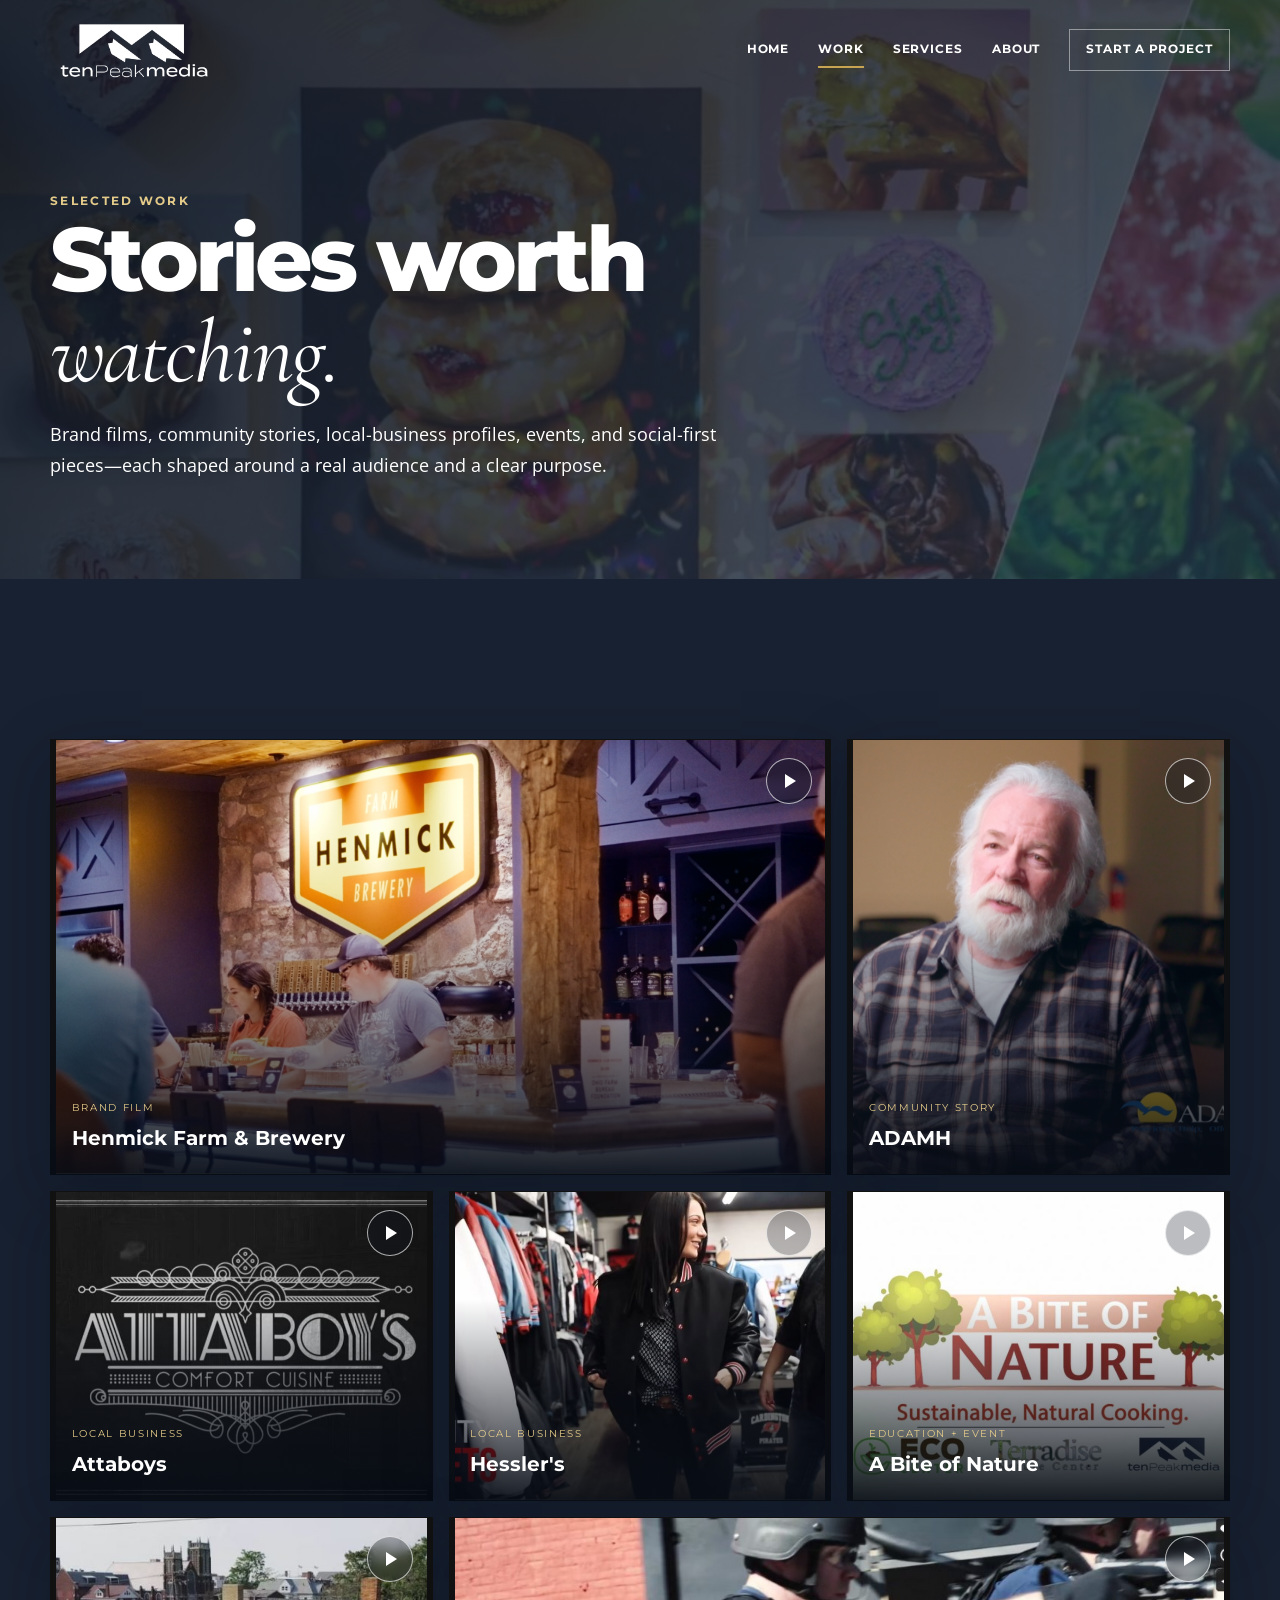
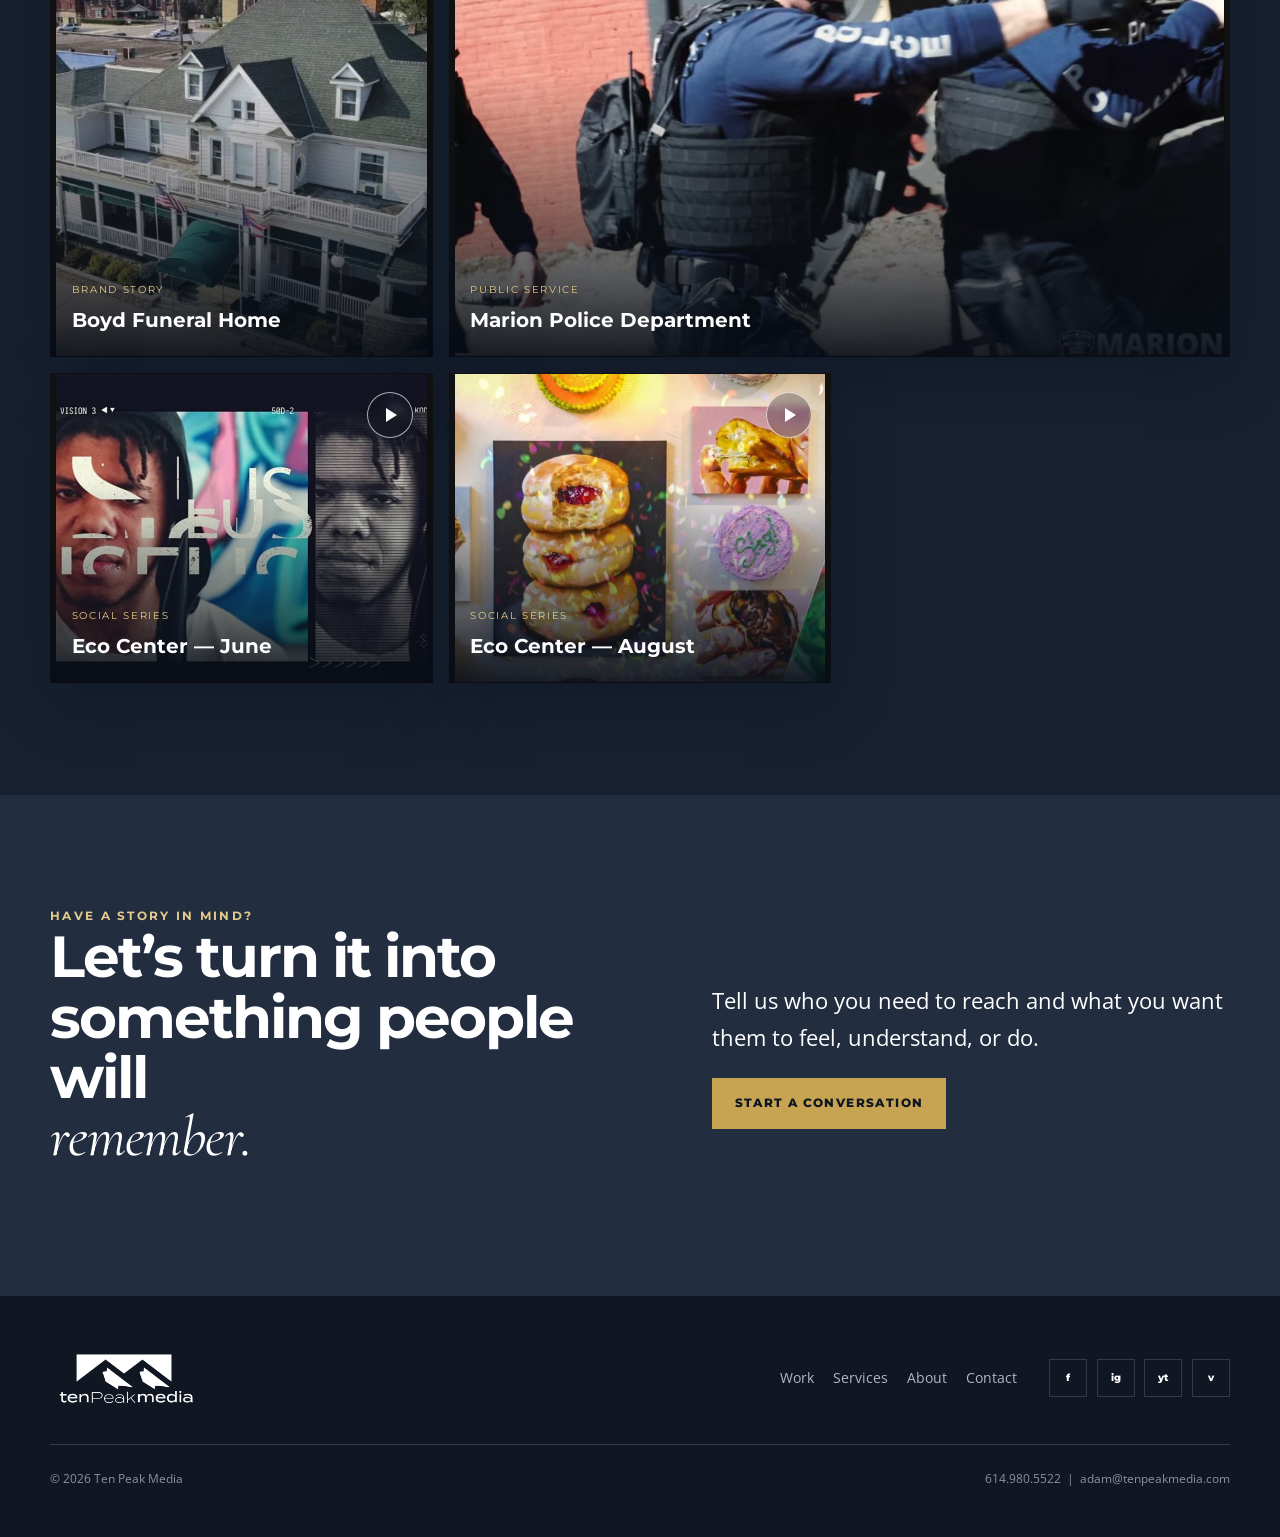
<file: portfolio.html>
<!doctype html><html lang="en"><head>
  <meta charset="utf-8"><meta name="viewport" content="width=device-width, initial-scale=1"><meta name="description" content="Selected films and visual stories produced by Ten Peak Media in Central Ohio."><title>Portfolio | Ten Peak Media</title>
  <link rel="icon" href="assets/images/favicon.png"><link rel="preconnect" href="https://fonts.googleapis.com"><link rel="preconnect" href="https://fonts.gstatic.com" crossorigin><link href="https://fonts.googleapis.com/css2?family=Cormorant+Garamond:ital,wght@1,500;1,600&family=Montserrat:wght@600;700;800&family=Open+Sans:wght@400;600;700&display=swap" rel="stylesheet"><link rel="stylesheet" href="assets/css/style.css">
</head><body><a class="skip-link" href="#main">Skip to content</a>
<header class="site-header"><div class="container header-inner"><a class="brand" href="index.html" aria-label="Ten Peak Media home"><img src="assets/images/logo.png" alt="Ten Peak Media"></a><button class="menu-toggle" type="button" aria-expanded="false" aria-label="Open menu"><span></span><span></span><span></span></button><nav class="nav" aria-label="Main navigation"><a href="index.html">Home</a><a href="portfolio.html" aria-current="page">Work</a><a href="services.html">Services</a><a href="about.html">About</a><a class="nav-cta" href="contact.html">Start a Project</a></nav></div></header>
<main id="main"><section class="page-hero page-hero--portfolio"><div class="container"><div class="eyebrow">Selected work</div><h1>Stories worth <span class="script">watching.</span></h1><p>Brand films, community stories, local-business profiles, events, and social-first pieces—each shaped around a real audience and a clear purpose.</p></div></section>
<section class="section section--dark"><div class="container"><div class="work-grid">
  <button class="work-card work-card--wide reveal" data-vimeo="739482300" data-title="Henmick Farm & Brewery"><img src="assets/images/henmick.png" alt="Henmick Farm and Brewery"><span class="play"></span><span class="work-meta"><small>Brand Film</small><strong>Henmick Farm & Brewery</strong></span></button>
  <button class="work-card reveal" data-vimeo="1177964370" data-title="ADAMH Community Story"><img src="assets/images/adamh.png" alt="ADAMH community story"><span class="play"></span><span class="work-meta"><small>Community Story</small><strong>ADAMH</strong></span></button>
  <button class="work-card reveal" data-vimeo="471238427" data-title="Attaboys Comfort Cuisine"><img src="assets/images/attaboys.jpg" alt="Attaboys Comfort Cuisine"><span class="play"></span><span class="work-meta"><small>Local Business</small><strong>Attaboys</strong></span></button>
  <button class="work-card reveal" data-vimeo="471242614" data-title="Hessler's Screen Printing"><img src="assets/images/hesslers.jpg" alt="Hessler's Screen Printing"><span class="play"></span><span class="work-meta"><small>Local Business</small><strong>Hessler's</strong></span></button>
  <button class="work-card reveal" data-vimeo="594636166" data-title="A Bite of Nature"><img src="assets/images/nature.jpg" alt="A Bite of Nature"><span class="play"></span><span class="work-meta"><small>Education + Event</small><strong>A Bite of Nature</strong></span></button>
  <button class="work-card reveal" data-vimeo="494873676" data-title="Boyd Funeral Home"><img src="assets/images/boyd.jpg" alt="Boyd Funeral Home"><span class="play"></span><span class="work-meta"><small>Brand Story</small><strong>Boyd Funeral Home</strong></span></button>
  <button class="work-card work-card--wide reveal" data-vimeo="480722898" data-title="Marion Police Department"><img src="assets/images/mpd.jpg" alt="Marion Police Department"><span class="play"></span><span class="work-meta"><small>Public Service</small><strong>Marion Police Department</strong></span></button>
  <button class="work-card reveal" data-vimeo="561421253" data-title="Eco Center — June"><img src="assets/images/eac-june.jpg" alt="Eco Center June video"><span class="play"></span><span class="work-meta"><small>Social Series</small><strong>Eco Center — June</strong></span></button>
  <button class="work-card reveal" data-vimeo="587468000" data-title="Eco Center — August"><img src="assets/images/eac-august.jpg" alt="Eco Center August video"><span class="play"></span><span class="work-meta"><small>Social Series</small><strong>Eco Center — August</strong></span></button>
</div></div></section>
<section class="section"><div class="container split reveal"><div><div class="eyebrow">Have a story in mind?</div><h2>Let’s turn it into something people will <span class="script">remember.</span></h2></div><div><p class="lead">Tell us who you need to reach and what you want them to feel, understand, or do.</p><a class="btn" href="contact.html">Start a Conversation</a></div></div></section></main>
<footer class="site-footer"><div class="container"><div class="footer-top"><img class="footer-brand" src="assets/images/logo.png" alt="Ten Peak Media"><div class="footer-links"><a href="portfolio.html">Work</a><a href="services.html">Services</a><a href="about.html">About</a><a href="contact.html">Contact</a></div><div class="socials"><a href="https://www.facebook.com/TenPeakMedia" aria-label="Facebook">f</a><a href="https://www.instagram.com/tenpeakmedia/" aria-label="Instagram">ig</a><a href="https://www.youtube.com/channel/UCcM2OhE30b6K9aVcACZ6ZxA/" aria-label="YouTube">yt</a><a href="https://vimeo.com/user113154802" aria-label="Vimeo">v</a></div></div><div class="footer-bottom"><span>© <span data-year></span> Ten Peak Media</span><span>614.980.5522 &nbsp;|&nbsp; adam@tenpeakmedia.com</span></div></div></footer>
<div class="lightbox" role="dialog" aria-modal="true" aria-hidden="true" aria-label="Video player"><div class="lightbox-inner"><button class="lightbox-close" type="button" aria-label="Close video">×</button><div class="lightbox-frame"><iframe title="Ten Peak Media video" allow="autoplay; fullscreen; picture-in-picture" allowfullscreen></iframe></div><div class="lightbox-title"></div></div></div><script src="assets/js/app.js"></script></body></html>
</file>
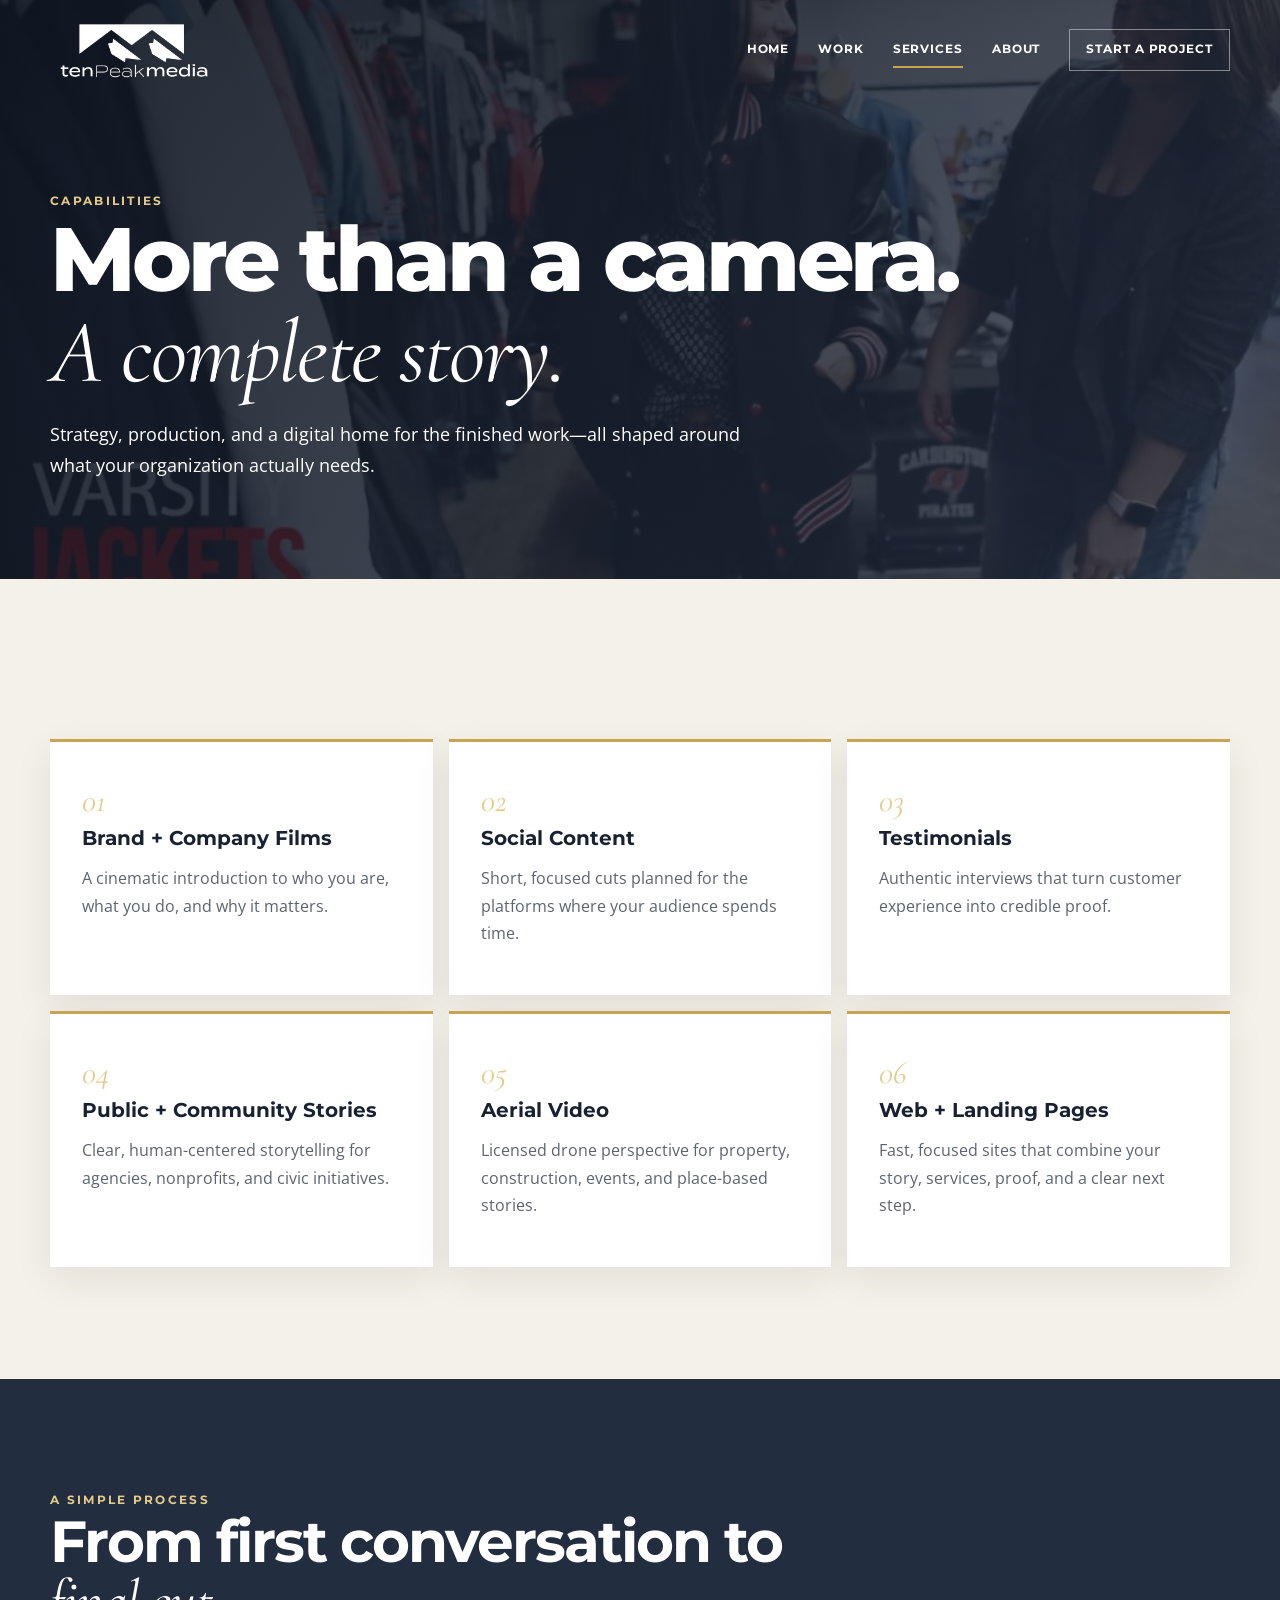
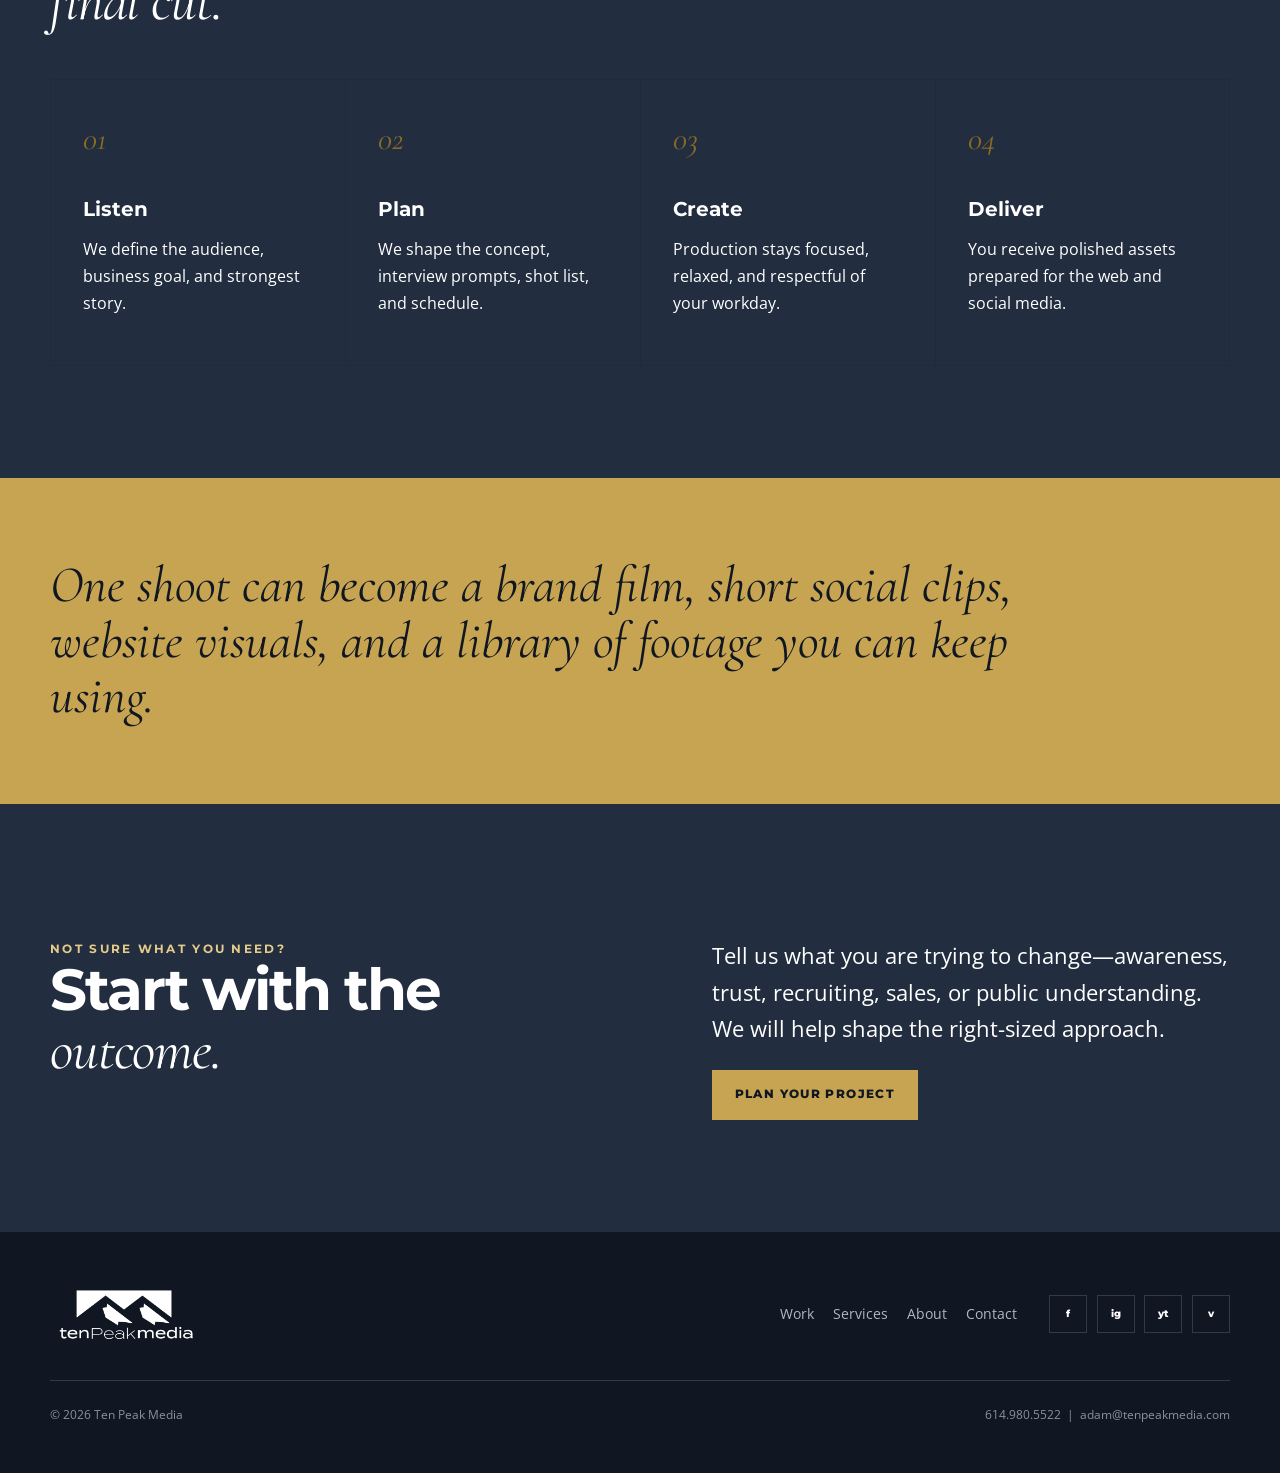
<file: services.html>
<!doctype html><html lang="en"><head>
  <meta charset="utf-8"><meta name="viewport" content="width=device-width, initial-scale=1"><meta name="description" content="Video production, web design, aerial media, and content strategy from Ten Peak Media."><title>Services | Ten Peak Media</title><link rel="icon" href="assets/images/favicon.png"><link rel="preconnect" href="https://fonts.googleapis.com"><link rel="preconnect" href="https://fonts.gstatic.com" crossorigin><link href="https://fonts.googleapis.com/css2?family=Cormorant+Garamond:ital,wght@1,500;1,600&family=Montserrat:wght@600;700;800&family=Open+Sans:wght@400;600;700&display=swap" rel="stylesheet"><link rel="stylesheet" href="assets/css/style.css">
</head><body><a class="skip-link" href="#main">Skip to content</a>
<header class="site-header"><div class="container header-inner"><a class="brand" href="index.html"><img src="assets/images/logo.png" alt="Ten Peak Media"></a><button class="menu-toggle" type="button" aria-expanded="false" aria-label="Open menu"><span></span><span></span><span></span></button><nav class="nav"><a href="index.html">Home</a><a href="portfolio.html">Work</a><a href="services.html" aria-current="page">Services</a><a href="about.html">About</a><a class="nav-cta" href="contact.html">Start a Project</a></nav></div></header>
<main id="main"><section class="page-hero page-hero--services"><div class="container"><div class="eyebrow">Capabilities</div><h1>More than a camera. <span class="script">A complete story.</span></h1><p>Strategy, production, and a digital home for the finished work—all shaped around what your organization actually needs.</p></div></section>
<section class="section section--paper"><div class="container"><div class="service-grid">
  <article class="service-card reveal"><span class="number">01</span><h3>Brand + Company Films</h3><p>A cinematic introduction to who you are, what you do, and why it matters.</p></article><article class="service-card reveal"><span class="number">02</span><h3>Social Content</h3><p>Short, focused cuts planned for the platforms where your audience spends time.</p></article><article class="service-card reveal"><span class="number">03</span><h3>Testimonials</h3><p>Authentic interviews that turn customer experience into credible proof.</p></article><article class="service-card reveal"><span class="number">04</span><h3>Public + Community Stories</h3><p>Clear, human-centered storytelling for agencies, nonprofits, and civic initiatives.</p></article><article class="service-card reveal"><span class="number">05</span><h3>Aerial Video</h3><p>Licensed drone perspective for property, construction, events, and place-based stories.</p></article><article class="service-card reveal"><span class="number">06</span><h3>Web + Landing Pages</h3><p>Fast, focused sites that combine your story, services, proof, and a clear next step.</p></article>
</div></div></section>
<section class="section"><div class="container"><div class="eyebrow">A simple process</div><h2>From first conversation to <span class="script">final cut.</span></h2><div class="process"><article><h3>Listen</h3><p>We define the audience, business goal, and strongest story.</p></article><article><h3>Plan</h3><p>We shape the concept, interview prompts, shot list, and schedule.</p></article><article><h3>Create</h3><p>Production stays focused, relaxed, and respectful of your workday.</p></article><article><h3>Deliver</h3><p>You receive polished assets prepared for the web and social media.</p></article></div></div></section>
<section class="quote-band"><div class="container"><blockquote>One shoot can become a brand film, short social clips, website visuals, and a library of footage you can keep using.</blockquote></div></section>
<section class="section"><div class="container split"><div><div class="eyebrow">Not sure what you need?</div><h2>Start with the <span class="script">outcome.</span></h2></div><div><p class="lead">Tell us what you are trying to change—awareness, trust, recruiting, sales, or public understanding. We will help shape the right-sized approach.</p><a class="btn" href="contact.html">Plan Your Project</a></div></div></section></main>
<footer class="site-footer"><div class="container"><div class="footer-top"><img class="footer-brand" src="assets/images/logo.png" alt="Ten Peak Media"><div class="footer-links"><a href="portfolio.html">Work</a><a href="services.html">Services</a><a href="about.html">About</a><a href="contact.html">Contact</a></div><div class="socials"><a href="https://www.facebook.com/TenPeakMedia">f</a><a href="https://www.instagram.com/tenpeakmedia/">ig</a><a href="https://www.youtube.com/channel/UCcM2OhE30b6K9aVcACZ6ZxA/">yt</a><a href="https://vimeo.com/user113154802">v</a></div></div><div class="footer-bottom"><span>© <span data-year></span> Ten Peak Media</span><span>614.980.5522 &nbsp;|&nbsp; adam@tenpeakmedia.com</span></div></div></footer><script src="assets/js/app.js"></script></body></html>
</file>
<file: assets/css/style.css>
:root {
  --ink: #222d40;
  --ink-2: #182131;
  --ink-3: #101722;
  --paper: #f4f1e9;
  --white: #fff;
  --muted: #aeb7c5;
  --gold: #c7a451;
  --gold-light: #e4cb8a;
  --line: rgba(255,255,255,.15);
  --shadow: 0 20px 60px rgba(4,10,20,.28);
  --serif: "Cormorant Garamond", Georgia, serif;
  --sans: "Montserrat", Arial, sans-serif;
  --body: "Open Sans", Arial, sans-serif;
  --max: 1180px;
}

* { box-sizing: border-box; }
html { scroll-behavior: smooth; }
body {
  margin: 0;
  background: var(--ink);
  color: var(--white);
  font-family: var(--body);
  line-height: 1.7;
  -webkit-font-smoothing: antialiased;
}
img { display: block; max-width: 100%; }
a { color: inherit; }
button, input, select, textarea { font: inherit; }
.skip-link { position: fixed; left: 1rem; top: -5rem; z-index: 200; background: var(--gold); color: var(--ink-3); padding: .7rem 1rem; }
.skip-link:focus { top: 1rem; }
.container { width: min(calc(100% - 2rem), var(--max)); margin-inline: auto; }
.section { padding: 7rem 0; }
.section--tight { padding: 4.5rem 0; }
.section--paper { background: var(--paper); color: var(--ink-2); }
.section--dark { background: var(--ink-2); }
.eyebrow { color: var(--gold-light); font-family: var(--sans); font-size: .72rem; font-weight: 700; letter-spacing: .2em; text-transform: uppercase; }
.section--paper .eyebrow { color: #8a6b25; }
h1, h2, h3 { margin: 0 0 1rem; font-family: var(--sans); line-height: 1.05; }
h1 { font-size: clamp(2.8rem, 7vw, 6.8rem); font-weight: 800; letter-spacing: -.045em; }
h2 { font-size: clamp(2rem, 4.5vw, 4rem); letter-spacing: -.035em; }
h3 { font-size: 1.25rem; }
.script { display: block; font-family: var(--serif); font-style: italic; font-weight: 400; letter-spacing: -.02em; }
.lead { font-size: clamp(1.05rem, 1.7vw, 1.35rem); max-width: 780px; }
.muted { color: var(--muted); }
.btn { display: inline-flex; align-items: center; justify-content: center; min-height: 48px; padding: .9rem 1.35rem; border: 1px solid var(--gold); background: var(--gold); color: var(--ink-3); font-family: var(--sans); font-size: .72rem; font-weight: 800; letter-spacing: .12em; text-decoration: none; text-transform: uppercase; transition: .2s ease; cursor: pointer; }
.btn:hover, .btn:focus-visible { background: var(--gold-light); border-color: var(--gold-light); transform: translateY(-2px); }
.btn--ghost { background: transparent; color: var(--white); border-color: rgba(255,255,255,.5); }
.btn--ghost:hover, .btn--ghost:focus-visible { background: var(--white); border-color: var(--white); color: var(--ink-3); }
.btn-row { display: flex; flex-wrap: wrap; gap: .75rem; margin-top: 2rem; }

.site-header { position: absolute; inset: 0 0 auto; z-index: 30; padding: 1rem 0; transition: .25s ease; }
.site-header.is-scrolled { position: fixed; background: rgba(16,23,34,.94); box-shadow: 0 8px 30px rgba(0,0,0,.25); backdrop-filter: blur(16px); }
.header-inner { display: flex; align-items: center; justify-content: space-between; min-height: 68px; }
.brand { display: inline-flex; align-items: center; width: 160px; height: 62px; overflow: hidden; }
.brand img { width: 100%; filter: brightness(0) invert(1); }
.nav { display: flex; align-items: center; gap: 1.8rem; }
.nav a { position: relative; font-family: var(--sans); font-size: .72rem; font-weight: 700; letter-spacing: .08em; text-decoration: none; text-transform: uppercase; }
.nav a::after { content: ""; position: absolute; left: 0; right: 100%; bottom: -.5rem; height: 2px; background: var(--gold); transition: right .2s ease; }
.nav a:hover::after, .nav a[aria-current="page"]::after { right: 0; }
.nav .nav-cta { padding: .65rem 1rem; border: 1px solid rgba(255,255,255,.45); }
.nav .nav-cta::after { display: none; }
.menu-toggle { display: none; border: 0; background: transparent; color: var(--white); width: 46px; height: 46px; padding: 10px; }
.menu-toggle span { display: block; height: 2px; background: currentColor; margin: 6px 0; }

.hero { position: relative; min-height: 94svh; display: grid; align-items: center; overflow: hidden; background: var(--ink-3); }
.hero::before { content: ""; position: absolute; inset: 0; background-position: center; background-size: cover; background-repeat: no-repeat; transform: scale(1.02); }
.hero--home::before,
.hero--error::before { background-image: linear-gradient(90deg, rgba(9,15,24,.88) 0%, rgba(9,15,24,.5) 53%, rgba(9,15,24,.15)), linear-gradient(0deg, rgba(9,15,24,.52), transparent 55%), url("../images/hero.jpg"); }
.hero::after { content: ""; position: absolute; inset: auto 0 0; height: 28%; background: linear-gradient(transparent, var(--ink)); }
.hero-content { position: relative; z-index: 2; padding: 10rem 0 7rem; }
.hero h1 { max-width: 900px; }
.hero h1 .script { font-size: .82em; color: #f3f0e8; margin-left: 1.1em; }
.hero p { max-width: 680px; font-size: 1.1rem; color: #e7ebf1; }
.scroll-cue { position: absolute; z-index: 3; bottom: 1.8rem; left: 50%; transform: translateX(-50%); font-family: var(--sans); font-size: .62rem; letter-spacing: .2em; text-decoration: none; text-transform: uppercase; }
.scroll-cue::after { content: "↓"; display: block; text-align: center; font-size: 1.4rem; animation: bob 1.5s infinite; }
@keyframes bob { 50% { transform: translateY(5px); } }

.page-hero { position: relative; padding: 12rem 0 5rem; background-position: center; background-size: cover; background-repeat: no-repeat; }
.page-hero--portfolio { background-image: linear-gradient(125deg, rgba(15,22,33,.92), rgba(34,45,64,.76)), url("../images/eac-august.jpg"); }
.page-hero--services { background-image: linear-gradient(125deg, rgba(15,22,33,.92), rgba(34,45,64,.76)), url("../images/hesslers.jpg"); }
.page-hero--about { background-image: linear-gradient(125deg, rgba(15,22,33,.92), rgba(34,45,64,.76)), url("../images/adam.jpg"); }
.page-hero--contact { background-image: linear-gradient(125deg, rgba(15,22,33,.92), rgba(34,45,64,.76)), url("../images/hero.jpg"); }
.page-hero--contractors { background-image: linear-gradient(125deg, rgba(15,22,33,.92), rgba(34,45,64,.76)), url("../images/macleod-driveway.jpg"); }
.page-hero--contractors { min-height: 82svh; display: grid; align-items: center; background-position: center; }
.page-hero p { max-width: 720px; font-size: 1.15rem; }
.back-link { display: inline-flex; gap: .55rem; align-items: center; margin-bottom: 2rem; color: var(--gold-light); font-family: var(--sans); font-size: .72rem; font-weight: 700; letter-spacing: .12em; text-decoration: none; text-transform: uppercase; }

.intro-grid, .split { display: grid; grid-template-columns: 1.05fr .95fr; gap: clamp(2.5rem, 7vw, 7rem); align-items: center; }
.intro-grid h2 { max-width: 680px; }
.stats { display: grid; grid-template-columns: repeat(3, 1fr); border: 1px solid var(--line); }
.stat { padding: 1.5rem; border-right: 1px solid var(--line); }
.stat:last-child { border: 0; }
.stat strong { display: block; color: var(--gold-light); font-family: var(--sans); font-size: 1.7rem; }
.stat span { color: var(--muted); font-size: .8rem; }

.work-grid { display: grid; grid-template-columns: repeat(12, 1fr); gap: 1rem; margin-top: 3rem; }
.work-card { position: relative; grid-column: span 4; min-height: 310px; overflow: hidden; border: 0; background: #111; color: var(--white); text-align: left; cursor: pointer; box-shadow: var(--shadow); }
.work-card--wide { grid-column: span 8; }
.work-card img { width: 100%; height: 100%; object-fit: cover; transition: transform .6s ease, filter .35s ease; }
.work-card::after { content: ""; position: absolute; inset: 0; background: linear-gradient(transparent 35%, rgba(8,13,22,.93)); }
.work-card:hover img { transform: scale(1.045); filter: saturate(1.12); }
.work-meta { position: absolute; z-index: 2; inset: auto 1.35rem 1.2rem; }
.work-meta small { display: block; color: var(--gold-light); font-family: var(--sans); font-size: .65rem; letter-spacing: .16em; text-transform: uppercase; }
.work-meta strong { display: block; margin-top: .3rem; font-family: var(--sans); font-size: 1.25rem; }
.play { position: absolute; z-index: 3; top: 1.2rem; right: 1.2rem; width: 46px; height: 46px; display: grid; place-items: center; border: 1px solid rgba(255,255,255,.65); border-radius: 50%; background: rgba(15,22,33,.28); backdrop-filter: blur(6px); }
.play::before { content: ""; margin-left: 3px; border-width: 7px 0 7px 11px; border-style: solid; border-color: transparent transparent transparent white; }

.service-grid { display: grid; grid-template-columns: repeat(3, 1fr); gap: 1rem; margin-top: 3rem; }
.service-card { padding: 2rem; border-top: 3px solid var(--gold); background: rgba(255,255,255,.05); }
.service-card .number { color: var(--gold-light); font-family: var(--serif); font-size: 2rem; font-style: italic; }
.service-card p { color: var(--muted); }
.section--paper .service-card { background: white; box-shadow: 0 12px 35px rgba(16,23,34,.08); }
.section--paper .service-card p { color: #5c6470; }

.quote-band { padding: 5rem 0; background: var(--gold); color: var(--ink-3); }
.quote-band blockquote { margin: 0; max-width: 980px; font-family: var(--serif); font-size: clamp(2rem, 4vw, 4rem); font-style: italic; line-height: 1.08; }

.story-image { position: relative; }
.story-image::before { content: ""; position: absolute; inset: 1.5rem -1.5rem -1.5rem 1.5rem; border: 1px solid var(--gold); }
.story-image img { position: relative; width: 100%; aspect-ratio: 4/4.3; object-fit: cover; box-shadow: var(--shadow); }
.check-list { list-style: none; padding: 0; margin: 1.5rem 0 0; }
.check-list li { position: relative; padding: .65rem 0 .65rem 1.8rem; border-bottom: 1px solid rgba(255,255,255,.1); }
.check-list li::before { content: "✓"; position: absolute; left: 0; color: var(--gold-light); font-weight: 800; }
.section--paper .check-list li { border-color: rgba(16,23,34,.1); }

.case-study { display: grid; grid-template-columns: 1fr 1fr; background: var(--ink-3); box-shadow: var(--shadow); }
.section--paper .case-study { color: var(--white); }
.section--paper .case-study .eyebrow { color: var(--gold-light); }
.case-study-media { min-width: 0; }
.case-study-media > img { width: 100%; height: 100%; min-height: 510px; object-fit: cover; }
.case-study-embed { position: relative; width: 100%; height: 100%; min-height: 510px; background: #000; }
.case-study-embed iframe { position: absolute; inset: 0; width: 100%; height: 100%; border: 0; }
.case-study-copy { padding: clamp(2rem, 5vw, 5rem); align-self: center; }
.case-study-copy p { color: var(--muted); }
.case-study-tags { display: flex; flex-wrap: wrap; gap: .5rem; margin: 1.5rem 0; }
.tag { padding: .35rem .65rem; border: 1px solid rgba(255,255,255,.2); color: var(--gold-light); font-family: var(--sans); font-size: .62rem; letter-spacing: .1em; text-transform: uppercase; }

.featured-proof { display: grid; grid-template-columns: 1.2fr .8fr; gap: clamp(2rem, 5vw, 5rem); align-items: center; }
.featured-proof .work-card { grid-column: auto; width: 100%; min-height: 460px; }
.featured-proof-copy p { color: var(--muted); }
.partnership-grid { display: grid; grid-template-columns: repeat(3, 1fr); gap: 1rem; margin-top: 3rem; }
.partnership-card { position: relative; padding: 2.25rem 2rem; border: 1px solid rgba(255,255,255,.16); background: rgba(255,255,255,.045); }
.partnership-card::before { content: attr(data-number); display: block; margin-bottom: 1.5rem; color: var(--gold-light); font-family: var(--serif); font-size: 2rem; font-style: italic; }
.partnership-card p { color: var(--muted); }
.partnership-card--featured { border-color: var(--gold); background: rgba(199,164,81,.09); }
.partnership-note { max-width: 820px; margin-top: 2rem; color: var(--muted); }

/* Contractor landing page */
.contractor-header { position: absolute; }
.contractor-back { color: var(--gold-light); font-family: var(--sans); font-size: .72rem; font-weight: 700; letter-spacing: .1em; text-decoration: none; text-transform: uppercase; }
.contractor-back:hover, .contractor-back:focus-visible { color: var(--white); }
.contractor-hero { position: relative; min-height: 94svh; display: grid; align-items: center; overflow: hidden; background: var(--ink-3); }
.contractor-hero::before { content: ""; position: absolute; inset: 0; background: radial-gradient(circle at 75% 45%, rgba(199,164,81,.12), transparent 30%), linear-gradient(125deg, #101722 20%, #222d40 100%); }
.contractor-hero::after { content: ""; position: absolute; inset: auto 0 0; height: 25%; background: linear-gradient(transparent, var(--ink)); }
.contractor-hero-grid { position: relative; z-index: 2; display: grid; grid-template-columns: .92fr 1.08fr; gap: clamp(2rem, 6vw, 6rem); align-items: center; padding-top: 10rem; padding-bottom: 6rem; }
.contractor-hero h1 { max-width: 720px; font-size: clamp(2.8rem, 6.2vw, 6rem); }
.contractor-hero-copy .lead { color: #e1e6ed; max-width: 650px; }
.contractor-intro-card { position: relative; min-height: 560px; overflow: hidden; box-shadow: var(--shadow); }
.contractor-intro-card > img { position: absolute; inset: 0; width: 100%; height: 100%; object-fit: cover; }
.contractor-intro-shade { position: absolute; inset: 0; background: linear-gradient(135deg, rgba(8,13,22,.16), rgba(8,13,22,.5) 55%, rgba(8,13,22,.95)); }
.contractor-intro-words { position: absolute; top: 2rem; left: 2rem; display: grid; gap: .12rem; font-family: var(--sans); font-size: clamp(1.5rem, 3vw, 2.7rem); font-weight: 800; line-height: 1; text-transform: uppercase; }
.contractor-intro-words span:nth-child(2) { color: var(--gold-light); }
.experience-tags { display: flex; flex-wrap: wrap; gap: .55rem; margin-top: 1.5rem; }
.experience-tags span { padding: .42rem .72rem; border: 1px solid rgba(24,33,49,.18); color: #6d5420; font-family: var(--sans); font-size: .65rem; font-weight: 700; letter-spacing: .08em; text-transform: uppercase; }
.hands-on-section { border-top: 1px solid var(--line); }
.hands-on-section .experience-tags span { border-color: rgba(255,255,255,.22); color: var(--gold-light); }
.story-heading { max-width: 900px; }
.story-steps { display: grid; grid-template-columns: repeat(4, 1fr); margin-top: 3rem; border-top: 1px solid var(--line); border-bottom: 1px solid var(--line); }
.story-step { padding: 2rem; border-right: 1px solid var(--line); }
.story-step:last-child { border-right: 0; }
.story-step > span { display: block; margin-bottom: 1.5rem; color: var(--gold-light); font-family: var(--serif); font-size: 2rem; font-style: italic; }
.story-step p { color: var(--muted); }
.audit-section .split { align-items: start; }
.audit-list { border-top: 1px solid var(--line); }
.audit-list > div { display: grid; grid-template-columns: 48px 1fr; gap: 1rem; align-items: start; padding: 1rem 0; border-bottom: 1px solid var(--line); }
.audit-list span { color: var(--gold-light); font-family: var(--serif); font-size: 1.25rem; font-style: italic; }
.audit-list p { margin: 0; color: #e4e8ee; }
.section--paper.audit-section .muted { color: #5c6470; }
.section--paper .audit-list { border-color: rgba(24,33,49,.14); }
.section--paper .audit-list > div { border-color: rgba(24,33,49,.14); }
.section--paper .audit-list span { color: #8a6b25; }
.section--paper .audit-list p { color: var(--ink-2); }
.contractor-close { padding: 8rem 0; background: linear-gradient(125deg, rgba(12,18,28,.96), rgba(34,45,64,.9)), url("../images/macleod-driveway.jpg") center/cover; }
.contractor-close .container { max-width: 980px; }
.contractor-close p { max-width: 760px; color: #d9dfe8; font-size: 1.1rem; }

.process { display: grid; grid-template-columns: repeat(4, 1fr); margin-top: 3rem; counter-reset: step; }
.process article { position: relative; padding: 2rem; border: 1px solid rgba(16,23,34,.14); border-right: 0; counter-increment: step; }
.process article:last-child { border-right: 1px solid rgba(16,23,34,.14); }
.process article::before { content: "0" counter(step); display: block; margin-bottom: 2rem; color: #8a6b25; font-family: var(--serif); font-size: 2rem; font-style: italic; }

.form-grid { display: grid; grid-template-columns: 1fr 1fr; gap: 1rem; }
.field { display: grid; gap: .4rem; }
.field--full { grid-column: 1 / -1; }
.field label { font-family: var(--sans); font-size: .7rem; font-weight: 700; letter-spacing: .1em; text-transform: uppercase; }
.field input, .field select, .field textarea { width: 100%; border: 1px solid rgba(255,255,255,.18); border-radius: 0; background: rgba(255,255,255,.07); color: white; padding: .9rem 1rem; outline: none; }
.field select option { color: var(--ink-3); }
.field input:focus, .field select:focus, .field textarea:focus { border-color: var(--gold); box-shadow: 0 0 0 2px rgba(199,164,81,.15); }
.field textarea { min-height: 150px; resize: vertical; }
.form-note { margin-top: 1rem; color: var(--muted); font-size: .8rem; }

.site-footer { padding: 3rem 0; background: var(--ink-3); }
.footer-top { display: grid; grid-template-columns: 1fr auto auto; gap: 2rem; align-items: center; padding-bottom: 2rem; border-bottom: 1px solid var(--line); }
.footer-brand { width: 145px; filter: brightness(0) invert(1); }
.footer-links { display: flex; flex-wrap: wrap; gap: 1.2rem; }
.footer-links a { color: var(--muted); font-size: .85rem; text-decoration: none; }
.footer-links a:hover { color: white; }
.socials { display: flex; gap: .6rem; }
.socials a { width: 38px; height: 38px; display: grid; place-items: center; border: 1px solid var(--line); text-decoration: none; font-family: var(--sans); font-size: .65rem; font-weight: 800; }
.footer-bottom { display: flex; justify-content: space-between; gap: 1rem; margin-top: 1.5rem; color: #8993a1; font-size: .75rem; }

.lightbox { position: fixed; inset: 0; z-index: 100; display: none; place-items: center; padding: 2rem; background: rgba(5,8,14,.94); }
.lightbox.is-open { display: grid; }
.lightbox-inner { width: min(1100px, 100%); }
.lightbox-frame { position: relative; aspect-ratio: 16/9; background: #000; }
.lightbox-frame iframe { position: absolute; inset: 0; width: 100%; height: 100%; border: 0; }
.lightbox-close { float: right; margin-bottom: .7rem; border: 0; background: transparent; color: white; font-size: 2rem; cursor: pointer; }
.lightbox-title { margin-top: .8rem; font-family: var(--sans); font-weight: 700; }
.reveal { opacity: 0; transform: translateY(22px); transition: opacity .7s ease, transform .7s ease; }
.reveal.is-visible { opacity: 1; transform: none; }

@media (max-width: 900px) {
  .menu-toggle { display: block; }
  .nav { position: fixed; inset: 0; z-index: -1; display: grid; place-content: center; gap: 1.4rem; background: rgba(16,23,34,.98); opacity: 0; visibility: hidden; transition: .2s ease; }
  .nav.is-open { z-index: 20; opacity: 1; visibility: visible; }
  .nav a { font-size: 1.25rem; text-align: center; }
  .menu-toggle { position: relative; z-index: 21; }
  .intro-grid, .split { grid-template-columns: 1fr; }
  .work-card, .work-card--wide { grid-column: span 6; }
  .service-grid { grid-template-columns: 1fr 1fr; }
  .process { grid-template-columns: 1fr 1fr; }
  .process article:nth-child(2) { border-right: 1px solid rgba(16,23,34,.14); }
  .case-study { grid-template-columns: 1fr; }
  .case-study-media > img, .case-study-embed { min-height: 360px; max-height: 550px; }
  .featured-proof { grid-template-columns: 1fr; }
  .featured-proof .work-card { min-height: 380px; }
  .partnership-grid { grid-template-columns: 1fr; }
  .contractor-hero-grid { grid-template-columns: 1fr; }
  .contractor-intro-card { min-height: 440px; }
  .story-steps { grid-template-columns: 1fr 1fr; }
  .story-step:nth-child(2) { border-right: 0; }
  .story-step:nth-child(-n+2) { border-bottom: 1px solid var(--line); }
  .footer-top { grid-template-columns: 1fr; }
}

@media (max-width: 620px) {
  .section { padding: 5rem 0; }
  .hero h1 .script { margin-left: 0; }
  .stats, .service-grid, .process, .form-grid { grid-template-columns: 1fr; }
  .stat { border-right: 0; border-bottom: 1px solid var(--line); }
  .stat:last-child { border-bottom: 0; }
  .work-card, .work-card--wide { grid-column: 1 / -1; min-height: 270px; }
  .contractor-back { max-width: 140px; text-align: right; line-height: 1.35; }
  .contractor-hero-grid { padding-top: 8.5rem; }
  .contractor-intro-card { min-height: 360px; }
  .contractor-intro-words { top: 1.25rem; left: 1.25rem; }
  .story-steps { grid-template-columns: 1fr; }
  .story-step, .story-step:nth-child(2) { border-right: 0; border-bottom: 1px solid var(--line); }
  .story-step:last-child { border-bottom: 0; }
  .process article, .process article:nth-child(2) { border-right: 1px solid rgba(16,23,34,.14); border-bottom: 0; }
  .process article:last-child { border-bottom: 1px solid rgba(16,23,34,.14); }
  .field--full { grid-column: auto; }
  .footer-bottom { flex-direction: column; }
  .lightbox { padding: 1rem; }
}

@media (prefers-reduced-motion: reduce) {
  *, *::before, *::after { scroll-behavior: auto !important; animation: none !important; transition: none !important; }
  .reveal { opacity: 1; transform: none; }
}
</file>
